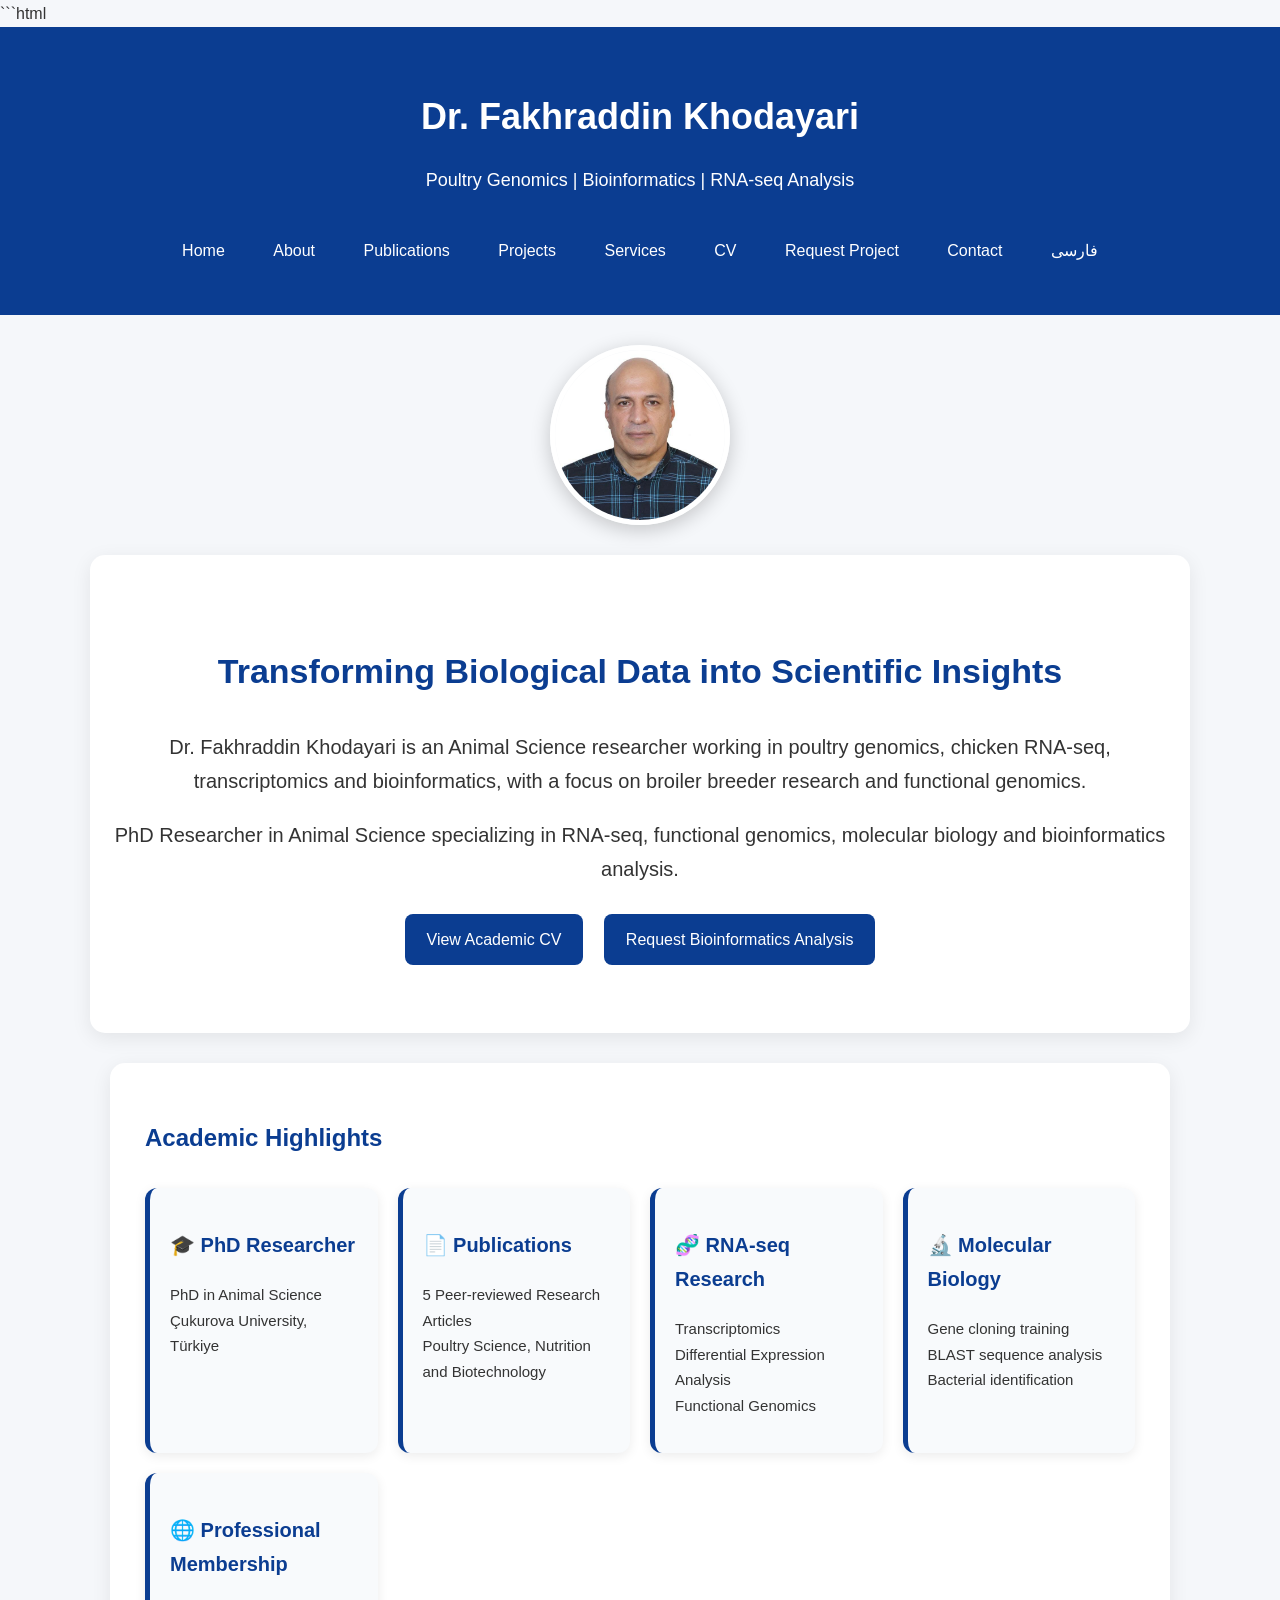
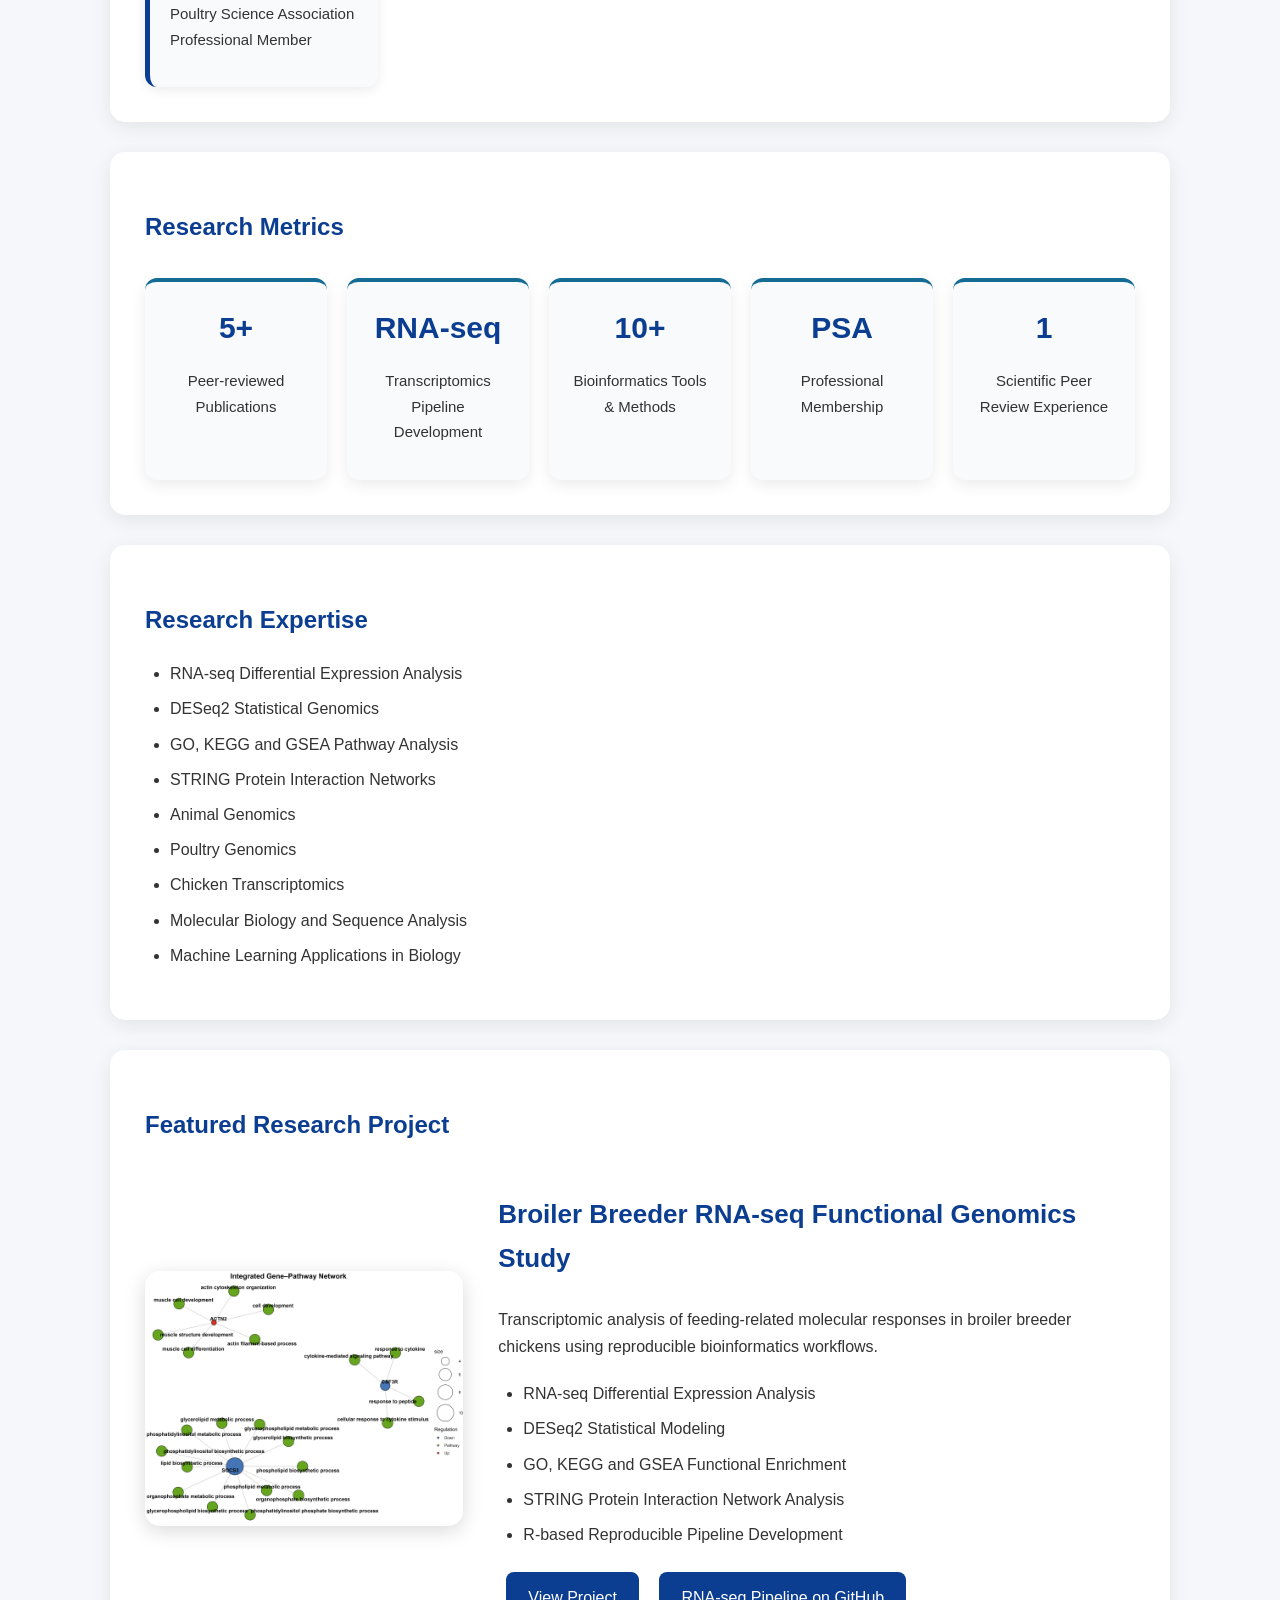
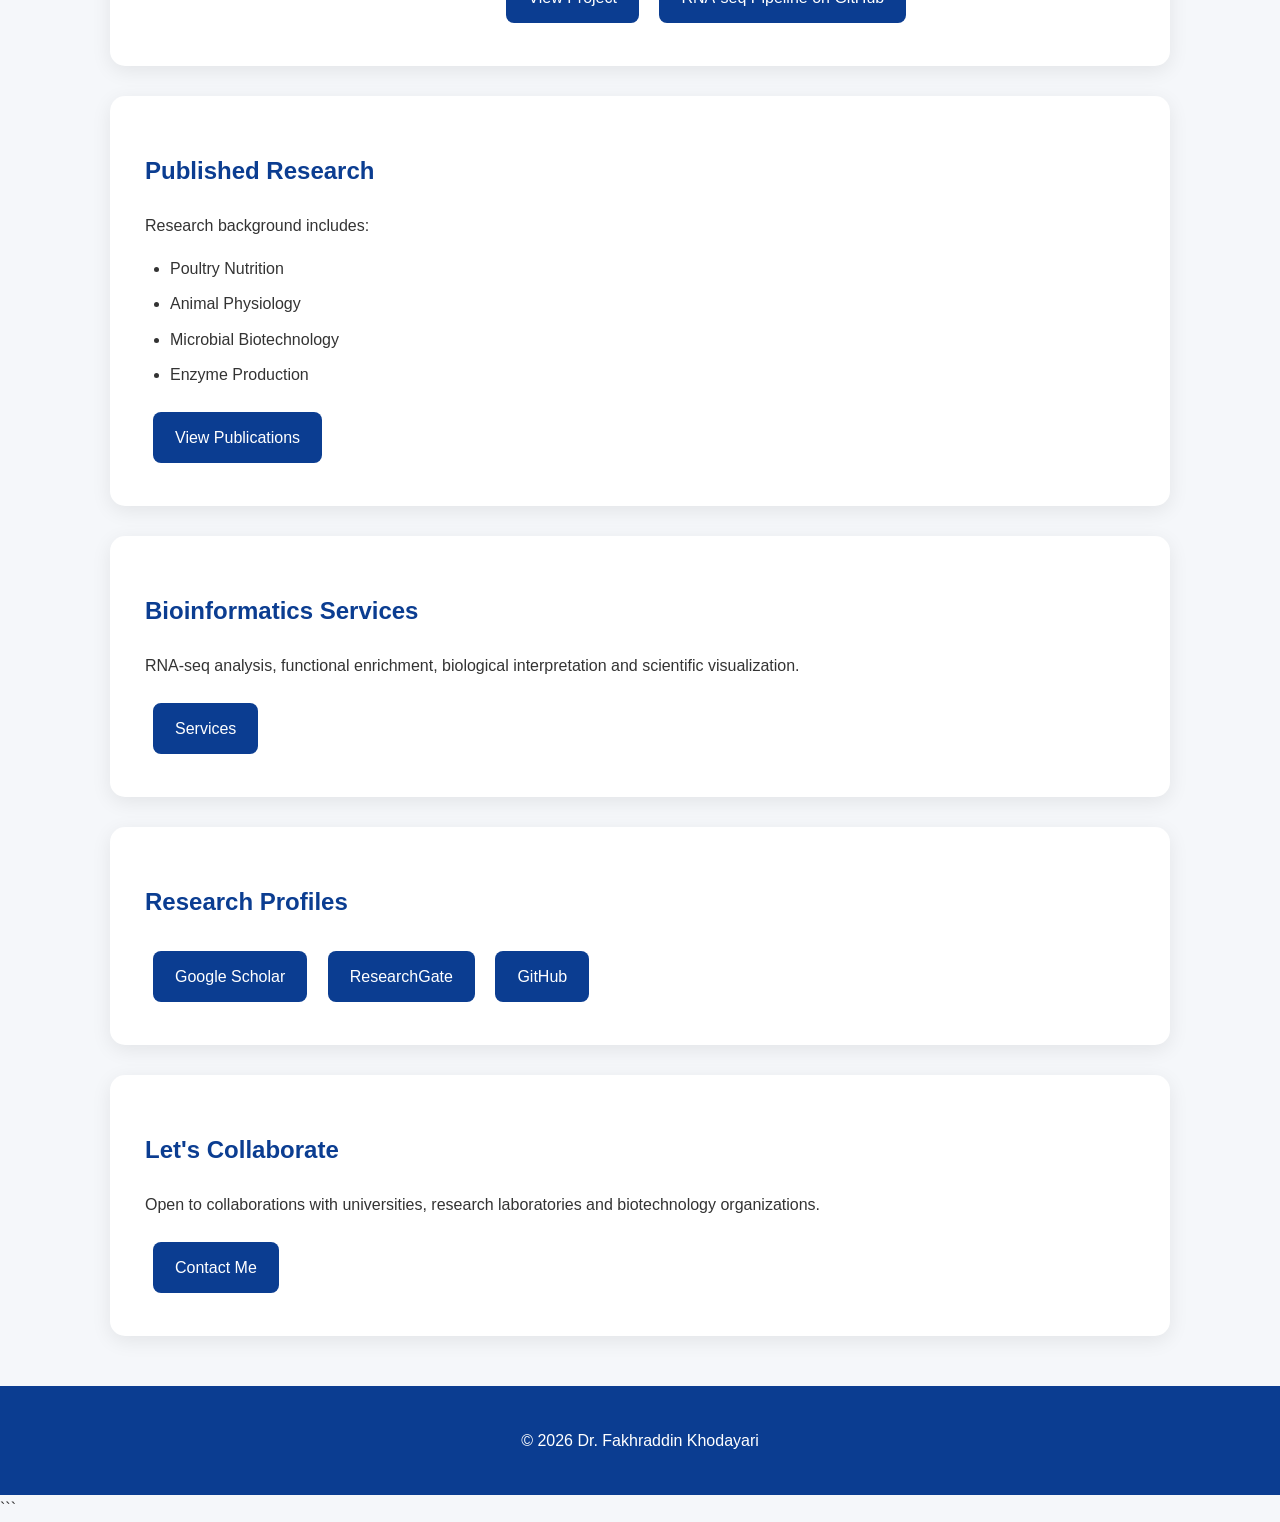
<file: index.html>
```html
<!DOCTYPE html>
<html lang="en">
<head>

<meta charset="UTF-8">

<meta name="viewport" content="width=device-width, initial-scale=1.0">

<title>Dr. Fakhraddin Khodayari | Poultry Genomics, RNA-seq & Bioinformatics</title>

<meta name="description"
content="Dr. Fakhraddin Khodayari is an Animal Science researcher specializing in poultry genomics, chicken RNA-seq, transcriptomics, functional genomics and bioinformatics.">

<meta name="keywords"
content="Fakhraddin Khodayari, poultry genomics, chicken genomics, broiler breeder RNA-seq, RNA-seq bioinformatics, chicken transcriptomics, animal genomics, bioinformatics, DESeq2, functional genomics, poultry science">

<meta name="author"
content="Dr. Fakhraddin Khodayari">

<meta name="robots"
content="index, follow">

<meta name="googlebot"
content="index, follow">

<link rel="canonical"
href="https://fakhraddin-portfolio.onrender.com/">

<link rel="stylesheet"
href="css/style-v2.css">

<!-- Open Graph -->

<meta property="og:title"
content="Dr. Fakhraddin Khodayari | Poultry Genomics, RNA-seq & Bioinformatics">

<meta property="og:description"
content="Academic research portfolio of Dr. Fakhraddin Khodayari covering poultry genomics, chicken RNA-seq, transcriptomics, functional genomics and bioinformatics.">

<meta property="og:type"
content="profile">

<meta property="og:url"
content="https://fakhraddin-portfolio.onrender.com/">

<meta property="og:site_name"
content="Fakhraddin Khodayari Academic Portfolio">

<meta property="og:image"
content="https://fakhraddin-portfolio.onrender.com/images/profile/Photo.jpg">

<meta property="og:image:alt"
content="Dr. Fakhraddin Khodayari">

<!-- Twitter Card -->

<meta name="twitter:card"
content="summary_large_image">

<meta name="twitter:title"
content="Dr. Fakhraddin Khodayari | Poultry Genomics, RNA-seq & Bioinformatics">

<meta name="twitter:description"
content="Research portfolio covering poultry genomics, RNA-seq, transcriptomics, functional genomics and bioinformatics.">

<meta name="twitter:image"
content="https://fakhraddin-portfolio.onrender.com/images/profile/Photo.jpg">

<!-- Academic Profile Structured Data -->

<script type="application/ld+json">
{
  "@context": "https://schema.org",
  "@type": "Person",
  "@id": "https://fakhraddin-portfolio.onrender.com/#person",

  "name": "Fakhraddin Khodayari",

  "honorificPrefix": "Dr.",

  "jobTitle": "Animal Science Researcher and Bioinformatics Researcher",

  "description": "Animal Science researcher specializing in poultry genomics, RNA-seq, transcriptomics, functional genomics and bioinformatics.",

  "url": "https://fakhraddin-portfolio.onrender.com/",

  "image": "https://fakhraddin-portfolio.onrender.com/images/profile/Photo.jpg",

  "knowsAbout": [
    "Poultry Genomics",
    "Chicken Genomics",
    "Broiler Breeder Science",
    "RNA-seq",
    "Transcriptomics",
    "Bioinformatics",
    "Functional Genomics",
    "Differential Gene Expression",
    "DESeq2",
    "GO Enrichment",
    "KEGG Pathway Analysis",
    "GSEA",
    "Molecular Biology"
  ],

  "sameAs": [
    "https://scholar.google.com/citations?user=mVcwP4QAAAAJ&hl=en",
    "https://www.researchgate.net/profile/Fakhraddin-Khodayari-2",
    "https://github.com/fakhraddinkh-maker"
  ]
}
</script>

<!-- Google Search Console Verification -->

<meta name="google-site-verification"
content="Fnr8GxYJyQ0GPNXg4Q0dZcUiLkypGi7zOEqNMjxrU20">

</head>

<body>

<header>

<h1>
Dr. Fakhraddin Khodayari
</h1>

<p>
Poultry Genomics | Bioinformatics | RNA-seq Analysis
</p>

<nav>

<a href="index.html">Home</a>

<a href="about.html">About</a>

<a href="publications.html">Publications</a>

<a href="projects.html">Projects</a>

<a href="services.html">Services</a>

<a href="cv.html">CV</a>

<a href="request.html">Request Project</a>

<a href="contact.html">Contact</a>

<a href="fa/index.html">
فارسی
</a>

</nav>

</header>


<div class="profile-image">

<img
src="images/profile/Photo.jpg"
alt="Dr. Fakhraddin Khodayari, Animal Science and Poultry Genomics Researcher"
loading="eager"
width="300"
height="300">

</div>


<section class="hero">

<h2>
Transforming Biological Data into Scientific Insights
</h2>

<p>
Dr. Fakhraddin Khodayari is an Animal Science researcher working in
poultry genomics, chicken RNA-seq, transcriptomics and bioinformatics,
with a focus on broiler breeder research and functional genomics.
</p>

<p>
PhD Researcher in Animal Science specializing in
RNA-seq, functional genomics, molecular biology
and bioinformatics analysis.
</p>

<a class="btn"
href="cv.html">
View Academic CV
</a>

<a class="btn"
href="request.html">
Request Bioinformatics Analysis
</a>

</section>


<section>

<div class="project-card">

<h2>
Academic Highlights
</h2>

<div class="highlights-grid">


<div class="highlight-card">

<h3>
🎓 PhD Researcher
</h3>

<p>
PhD in Animal Science<br>
Çukurova University, Türkiye
</p>

</div>


<div class="highlight-card">

<h3>
📄 Publications
</h3>

<p>
5 Peer-reviewed Research Articles<br>
Poultry Science, Nutrition and Biotechnology
</p>

</div>


<div class="highlight-card">

<h3>
🧬 RNA-seq Research
</h3>

<p>
Transcriptomics<br>
Differential Expression Analysis<br>
Functional Genomics
</p>

</div>


<div class="highlight-card">

<h3>
🔬 Molecular Biology
</h3>

<p>
Gene cloning training<br>
BLAST sequence analysis<br>
Bacterial identification
</p>

</div>


<div class="highlight-card">

<h3>
🌐 Professional Membership
</h3>

<p>
Poultry Science Association<br>
Professional Member
</p>

</div>


</div>

</div>

</section>


<section>

<div class="project-card">

<h2>
Research Metrics
</h2>

<div class="metrics-grid">


<div class="metric-card">

<h3>
5+
</h3>

<p>
Peer-reviewed Publications
</p>

</div>


<div class="metric-card">

<h3>
RNA-seq
</h3>

<p>
Transcriptomics Pipeline Development
</p>

</div>


<div class="metric-card">

<h3>
10+
</h3>

<p>
Bioinformatics Tools & Methods
</p>

</div>


<div class="metric-card">

<h3>
PSA
</h3>

<p>
Professional Membership
</p>

</div>


<div class="metric-card">

<h3>
1
</h3>

<p>
Scientific Peer Review Experience
</p>

</div>


</div>

</div>

</section>


<section>

<div class="project-card">

<h2>
Research Expertise
</h2>

<ul>

<li>
RNA-seq Differential Expression Analysis
</li>

<li>
DESeq2 Statistical Genomics
</li>

<li>
GO, KEGG and GSEA Pathway Analysis
</li>

<li>
STRING Protein Interaction Networks
</li>

<li>
Animal Genomics
</li>

<li>
Poultry Genomics
</li>

<li>
Chicken Transcriptomics
</li>

<li>
Molecular Biology and Sequence Analysis
</li>

<li>
Machine Learning Applications in Biology
</li>

</ul>

</div>

</section>


<section>

<div class="project-card">

<h2>
Featured Research Project
</h2>


<div class="research-project">


<div class="project-image">

<img
src="images/projects/Figure7_Integrated_Network.png"
alt="Integrated RNA-seq functional genomics network analysis in broiler breeder chickens"
loading="lazy">

</div>


<div class="project-content">

<h3>
Broiler Breeder RNA-seq Functional Genomics Study
</h3>


<p>
Transcriptomic analysis of feeding-related molecular responses
in broiler breeder chickens using reproducible bioinformatics
workflows.
</p>


<ul>

<li>
RNA-seq Differential Expression Analysis
</li>

<li>
DESeq2 Statistical Modeling
</li>

<li>
GO, KEGG and GSEA Functional Enrichment
</li>

<li>
STRING Protein Interaction Network Analysis
</li>

<li>
R-based Reproducible Pipeline Development
</li>

</ul>


<a class="btn"
href="projects.html">
View Project
</a>


<a class="btn"
href="https://github.com/fakhraddinkh-maker/broiler-rnaseq-pipeline"
target="_blank"
rel="noopener">
RNA-seq Pipeline on GitHub
</a>


</div>

</div>

</div>

</section>


<section>

<div class="project-card">

<h2>
Published Research
</h2>

<p>
Research background includes:
</p>

<ul>

<li>
Poultry Nutrition
</li>

<li>
Animal Physiology
</li>

<li>
Microbial Biotechnology
</li>

<li>
Enzyme Production
</li>

</ul>


<a class="btn"
href="publications.html">
View Publications
</a>

</div>

</section>


<section>

<div class="project-card">

<h2>
Bioinformatics Services
</h2>

<p>
RNA-seq analysis, functional enrichment,
biological interpretation and scientific visualization.
</p>


<a class="btn"
href="services.html">
Services
</a>

</div>

</section>


<section>

<div class="project-card">

<h2>
Research Profiles
</h2>


<a class="btn"
href="https://scholar.google.com/citations?user=mVcwP4QAAAAJ&hl=en"
target="_blank"
rel="noopener">
Google Scholar
</a>


<a class="btn"
href="https://www.researchgate.net/profile/Fakhraddin-Khodayari-2"
target="_blank"
rel="noopener">
ResearchGate
</a>


<a class="btn"
href="https://github.com/fakhraddinkh-maker"
target="_blank"
rel="noopener">
GitHub
</a>


</div>

</section>


<section>

<div class="project-card">

<h2>
Let's Collaborate
</h2>

<p>
Open to collaborations with universities,
research laboratories and biotechnology organizations.
</p>

<a class="btn"
href="contact.html">
Contact Me
</a>

</div>

</section>


<footer>

<p>
© 2026 Dr. Fakhraddin Khodayari
</p>

</footer>


</body>
</html>
```
</file>
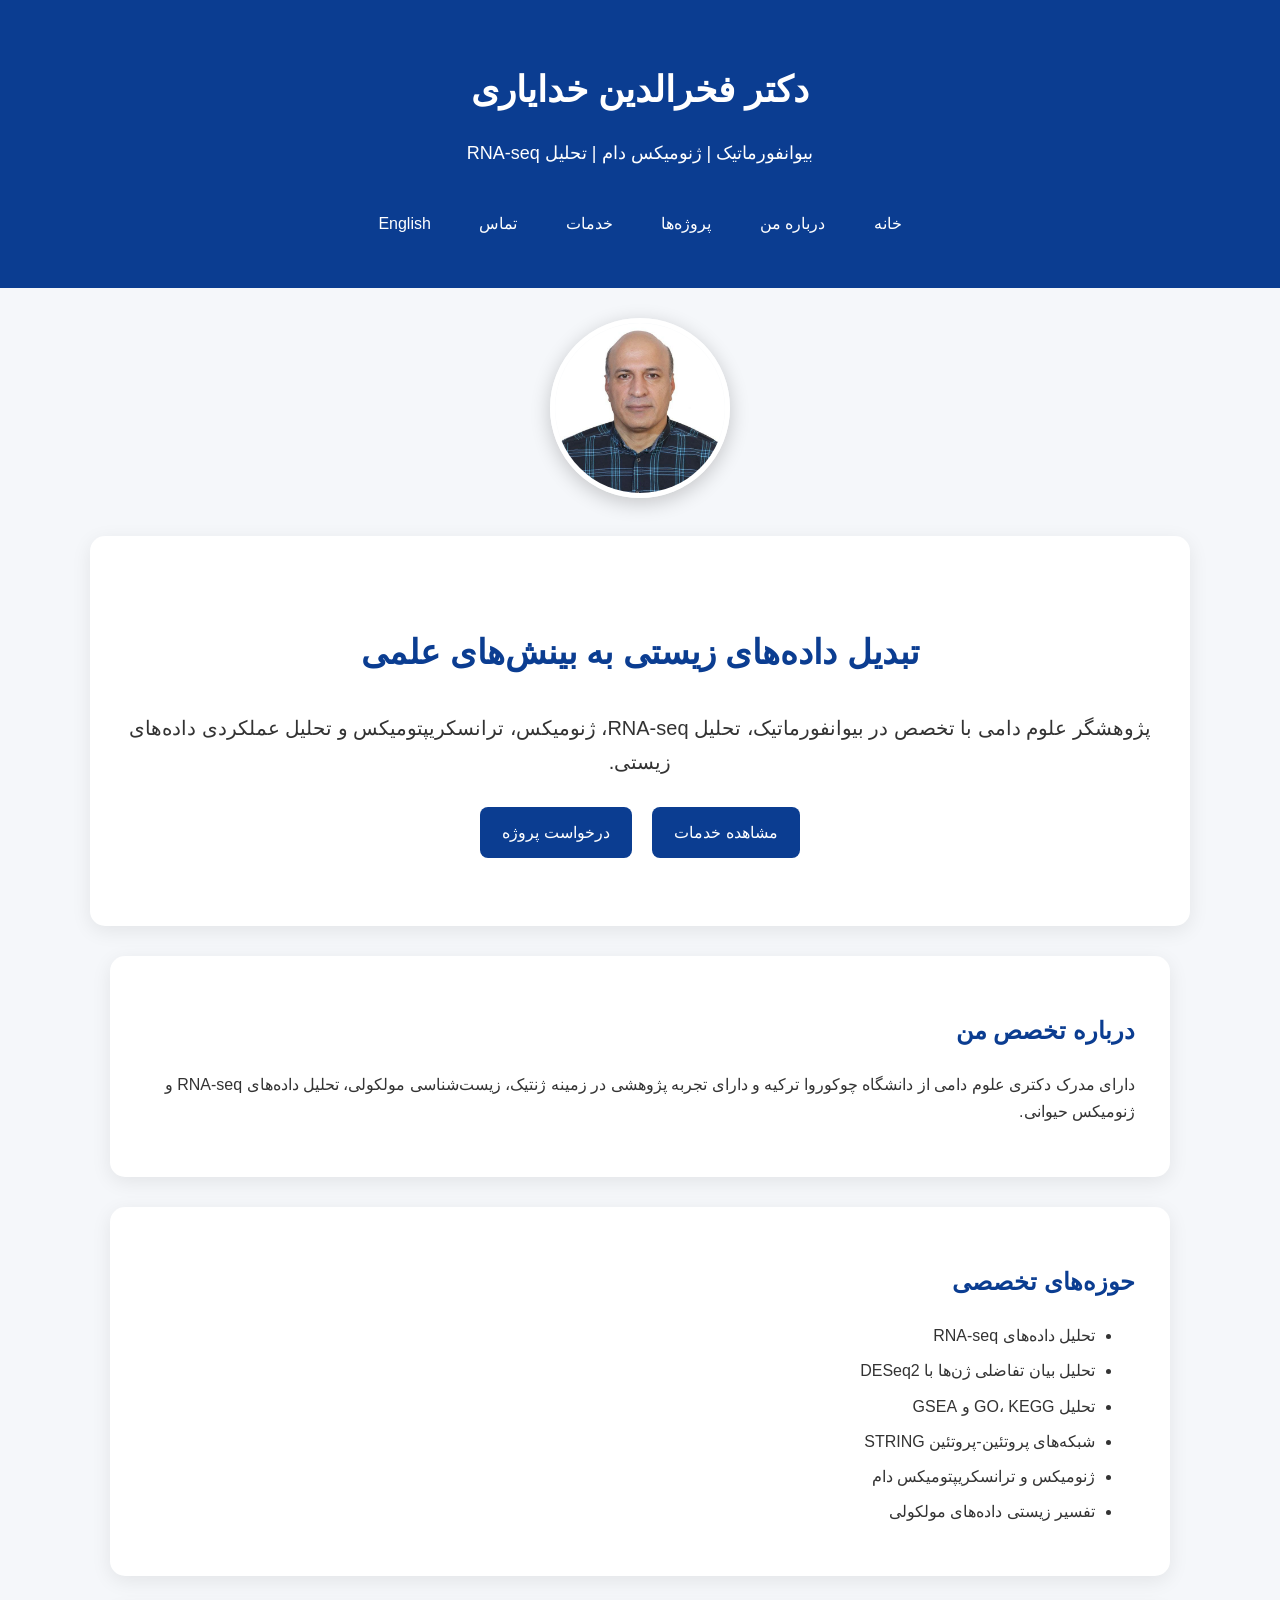
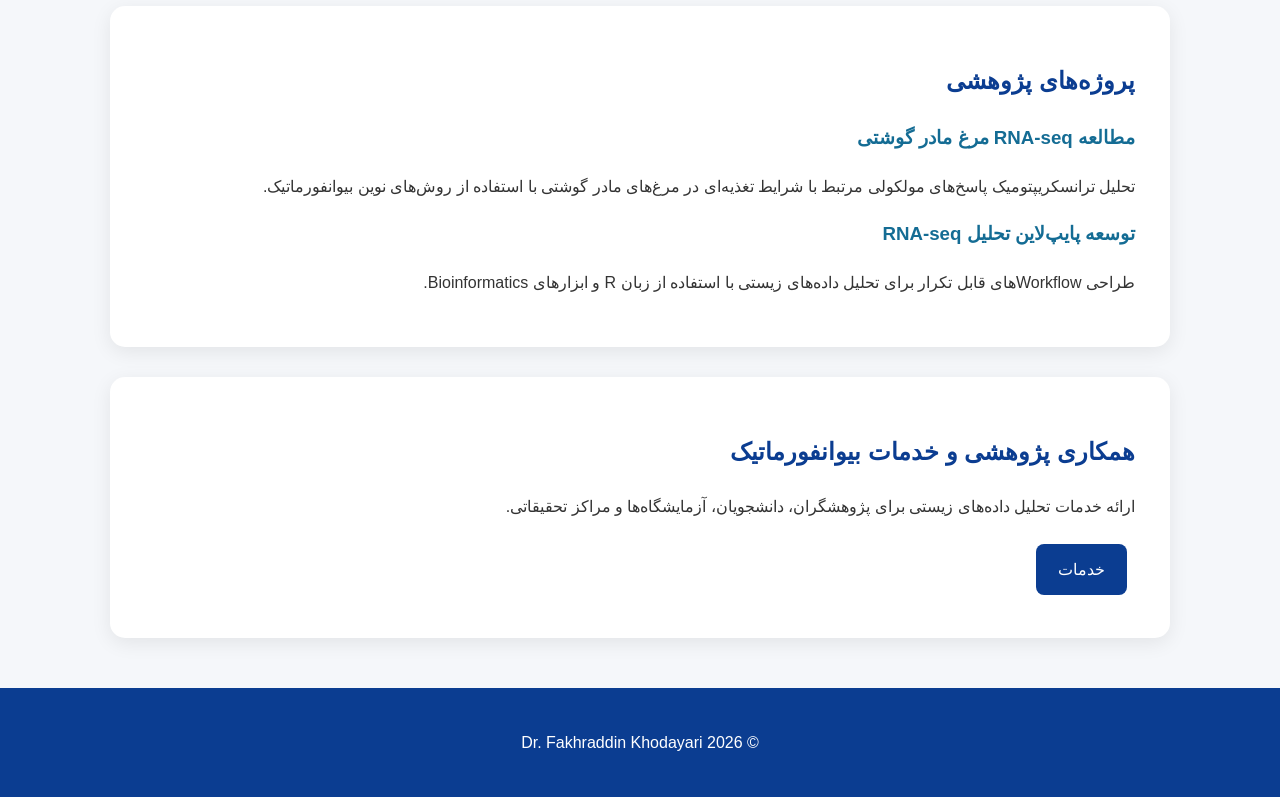
<file: fa/index.html>
<!DOCTYPE html>

<html lang="fa" dir="rtl">

<head>

<meta charset="UTF-8">

<meta name="viewport" content="width=device-width, initial-scale=1.0">


<title>
دکتر فخرالدین خدایاری | بیوانفورماتیک و تحلیل RNA-seq
</title>


<meta name="description" content="
دکتر فخرالدین خدایاری، متخصص بیوانفورماتیک، تحلیل RNA-seq،
ژنومیکس دام، ترانسکریپتومیکس و تحلیل داده‌های زیستی.
">


<meta name="keywords" content="
بیوانفورماتیک،
تحلیل RNA-seq،
ژنومیکس دام،
ترانسکریپتومیکس،
تحلیل داده زیستی،
DESeq2،
علوم طیور
">


<meta name="author" content="Dr. Fakhraddin Khodayari">


<link rel="stylesheet" href="../css/style-v2.css">


</head>



<body>



<header>


<h1>
دکتر فخرالدین خدایاری
</h1>


<p>
بیوانفورماتیک | ژنومیکس دام | تحلیل RNA-seq
</p>




<nav>

<a href="index.html">
خانه
</a>


<a href="about.html">
درباره من
</a>


<a href="projects.html">
پروژه‌ها
</a>


<a href="services.html">
خدمات
</a>


<a href="contact.html">
تماس
</a>



<a href="../index.html">
English
</a>


</nav>


</header>







<div class="profile-image">


<img src="../images/profile/Photo.jpg"
alt="دکتر فخرالدین خدایاری">


</div>







<section class="hero">


<h2>
تبدیل داده‌های زیستی به بینش‌های علمی
</h2>



<p>

پژوهشگر علوم دامی با تخصص در بیوانفورماتیک،
تحلیل RNA-seq، ژنومیکس، ترانسکریپتومیکس
و تحلیل عملکردی داده‌های زیستی.

</p>



<a class="btn" href="services.html">

مشاهده خدمات

</a>



<a class="btn" href="contact.html">

درخواست پروژه

</a>



</section>








<section>


<div class="project-card">


<h2>
درباره تخصص من
</h2>



<p>

دارای مدرک دکتری علوم دامی از دانشگاه چوکوروا ترکیه
و دارای تجربه پژوهشی در زمینه ژنتیک، زیست‌شناسی مولکولی،
تحلیل داده‌های RNA-seq و ژنومیکس حیوانی.

</p>


</div>


</section>








<section>


<div class="project-card">


<h2>
حوزه‌های تخصصی
</h2>



<ul>


<li>
تحلیل داده‌های RNA-seq
</li>


<li>
تحلیل بیان تفاضلی ژن‌ها با DESeq2
</li>


<li>
تحلیل GO، KEGG و GSEA
</li>


<li>
شبکه‌های پروتئین-پروتئین STRING
</li>


<li>
ژنومیکس و ترانسکریپتومیکس دام
</li>


<li>
تفسیر زیستی داده‌های مولکولی
</li>


</ul>


</div>


</section>









<section>


<div class="project-card">


<h2>
پروژه‌های پژوهشی
</h2>




<h3>
مطالعه RNA-seq مرغ مادر گوشتی
</h3>



<p>

تحلیل ترانسکریپتومیک پاسخ‌های مولکولی مرتبط با شرایط تغذیه‌ای
در مرغ‌های مادر گوشتی با استفاده از روش‌های نوین بیوانفورماتیک.

</p>




<h3>
توسعه پایپ‌لاین تحلیل RNA-seq
</h3>



<p>

طراحی Workflowهای قابل تکرار برای تحلیل داده‌های زیستی
با استفاده از زبان R و ابزارهای Bioinformatics.

</p>



</div>


</section>








<section>


<div class="project-card">


<h2>
همکاری پژوهشی و خدمات بیوانفورماتیک
</h2>


<p>

ارائه خدمات تحلیل داده‌های زیستی برای پژوهشگران،
دانشجویان، آزمایشگاه‌ها و مراکز تحقیقاتی.

</p>



<a class="btn" href="services.html">

خدمات

</a>


</div>


</section>








<footer>


<p>

© 2026 Dr. Fakhraddin Khodayari

</p>


</footer>




</body>


</html>
</file>
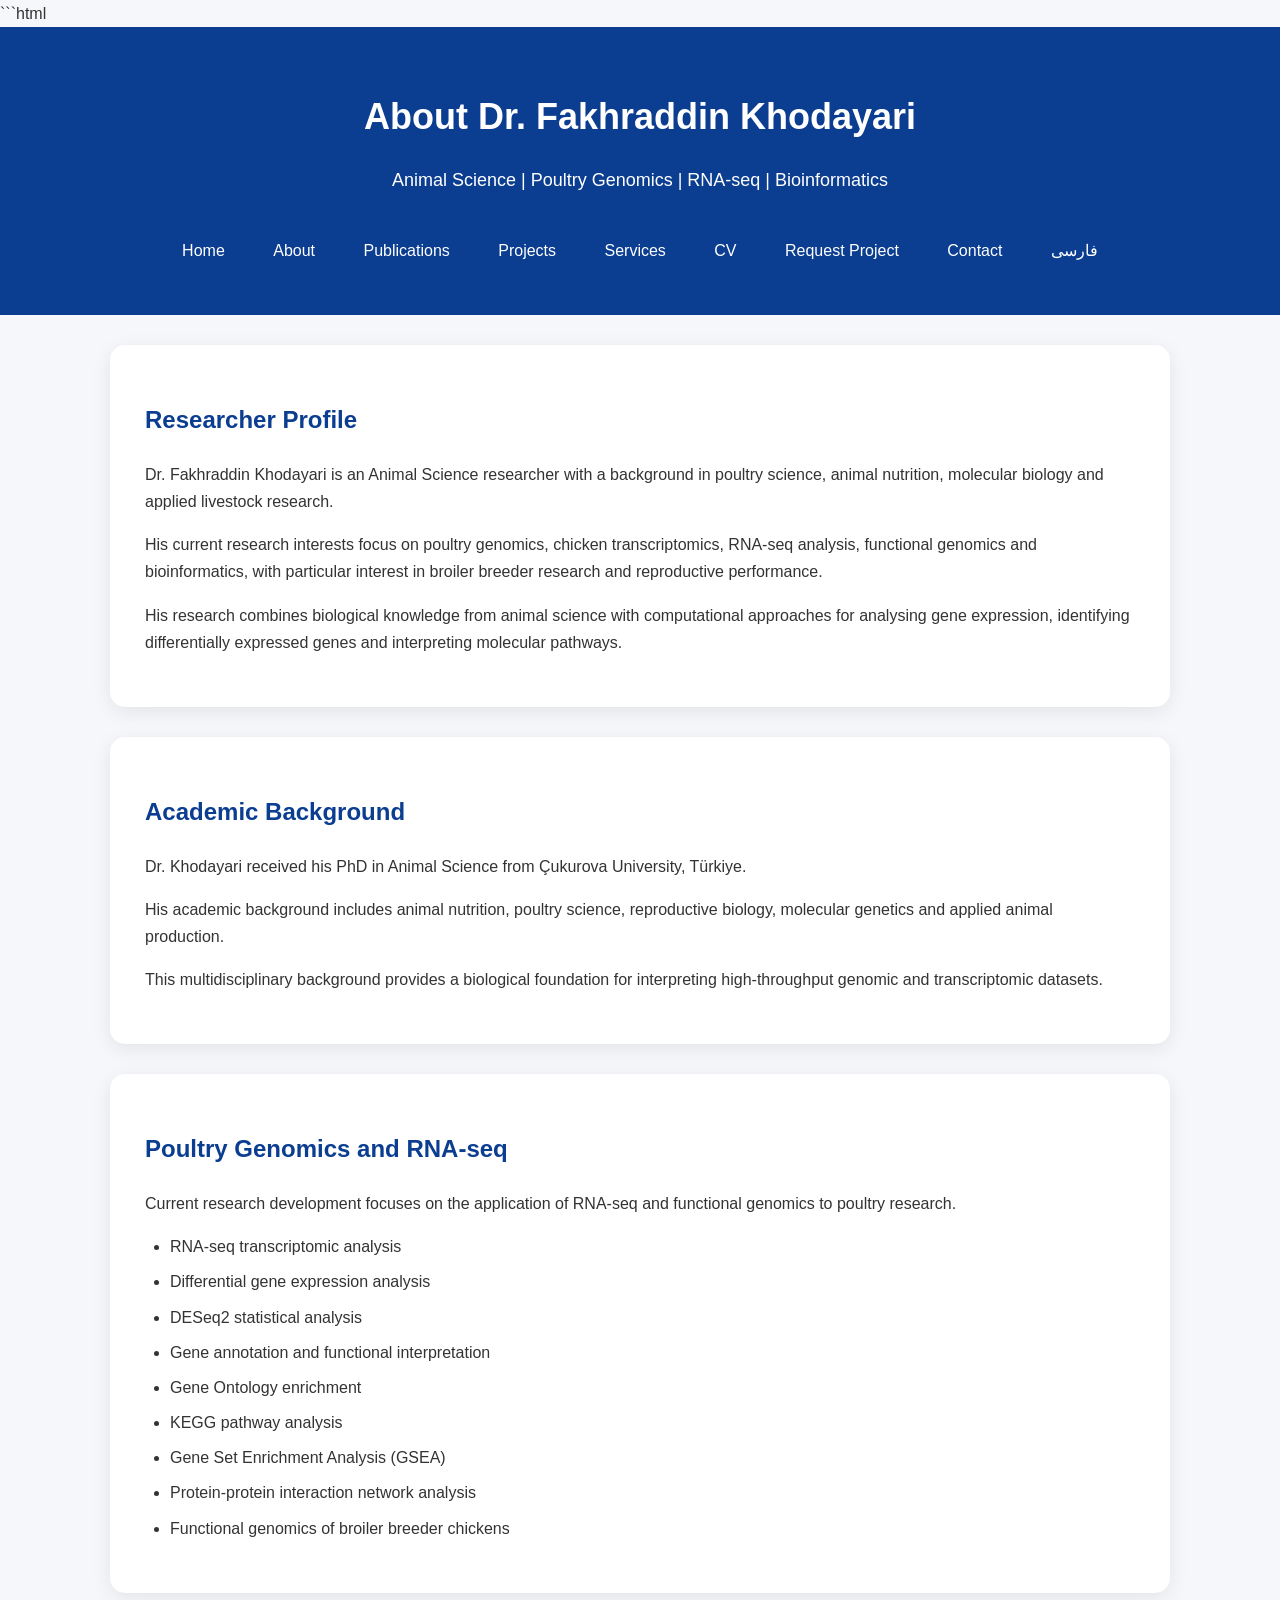
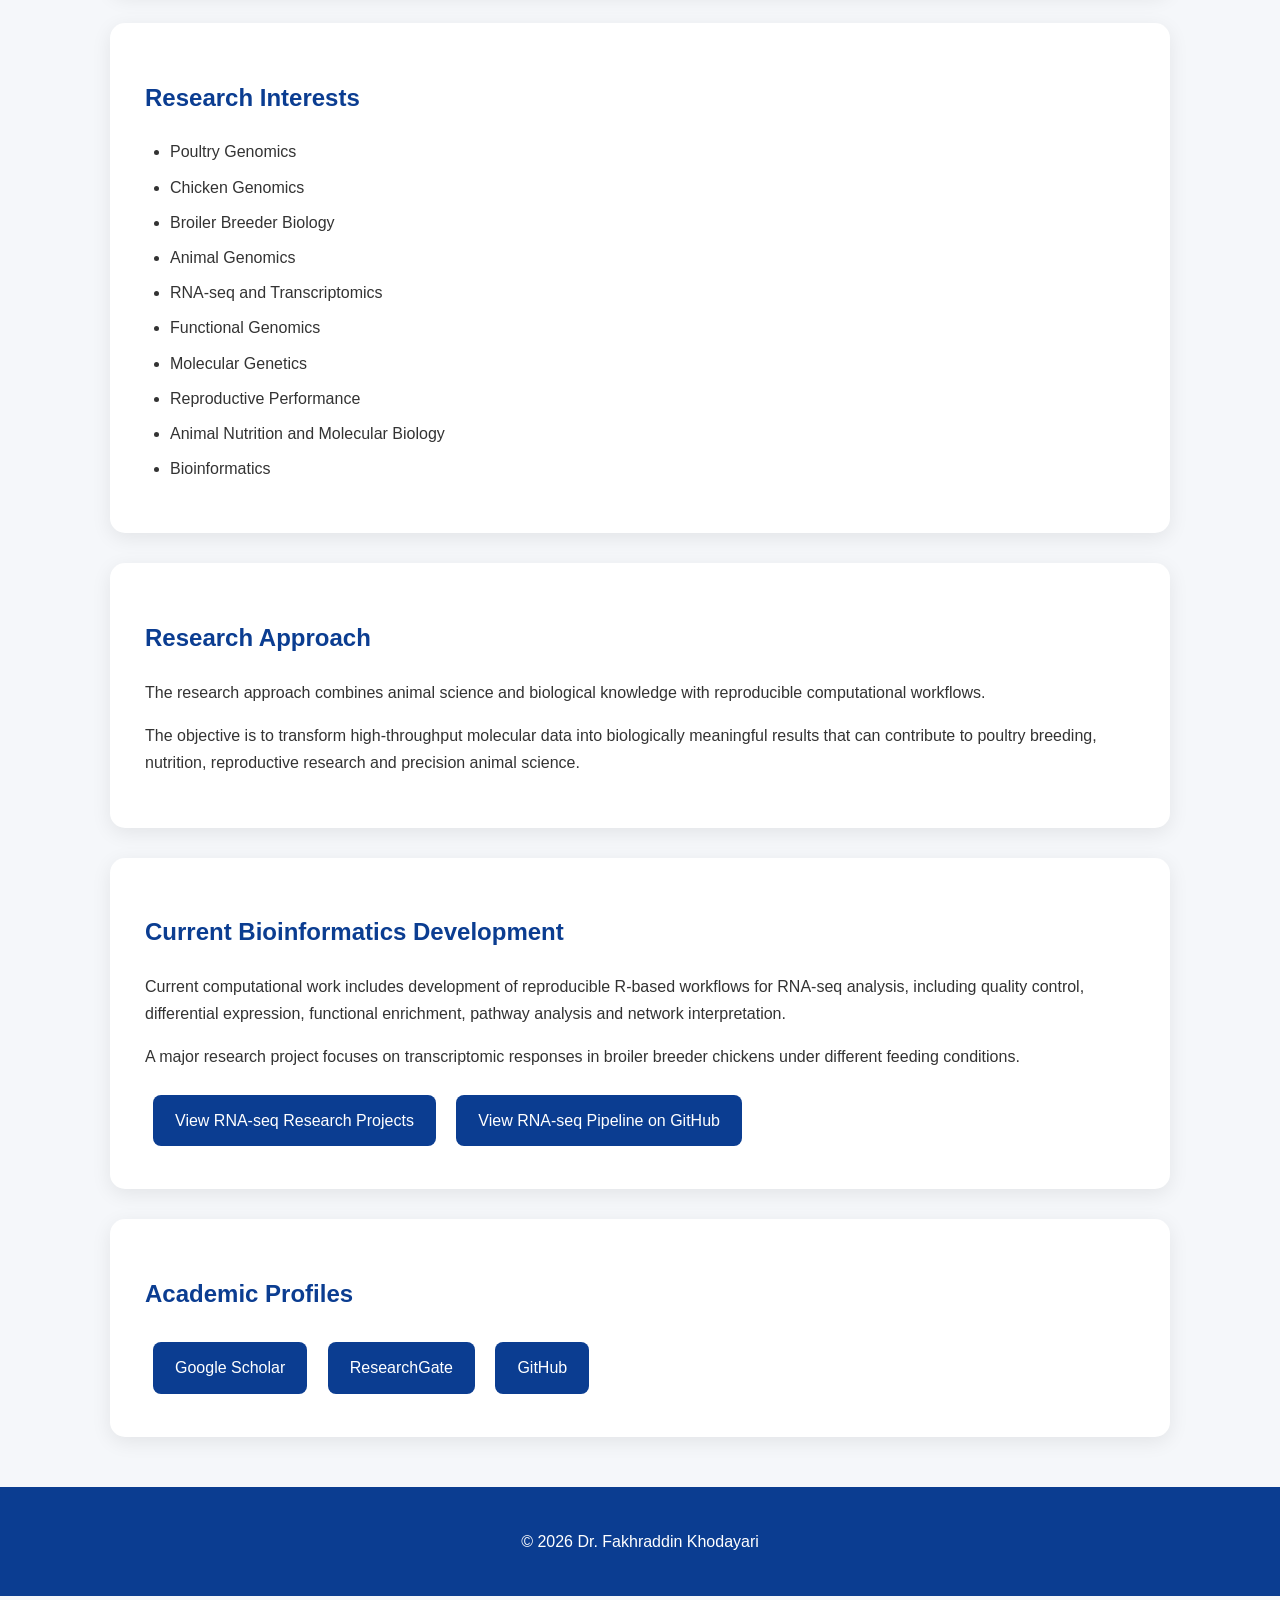
<file: about.html>
```html
<!DOCTYPE html>
<html lang="en">

<head>

<meta charset="UTF-8">

<meta name="viewport" content="width=device-width, initial-scale=1.0">

<title>About Dr. Fakhraddin Khodayari | Poultry Genomics & Bioinformatics</title>

<meta name="description"
content="About Dr. Fakhraddin Khodayari, PhD in Animal Science, with research experience in poultry science, poultry genomics, RNA-seq, transcriptomics, functional genomics and bioinformatics.">

<meta name="keywords"
content="Fakhraddin Khodayari, Animal Science, poultry science, poultry genomics, chicken genomics, RNA-seq, transcriptomics, bioinformatics, functional genomics, broiler breeder">

<meta name="author"
content="Dr. Fakhraddin Khodayari">

<meta name="robots"
content="index, follow">

<meta name="googlebot"
content="index, follow">

<link rel="canonical"
href="https://fakhraddin-portfolio.onrender.com/about.html">

<link rel="stylesheet"
href="css/style-v2.css">

<!-- Open Graph -->

<meta property="og:title"
content="About Dr. Fakhraddin Khodayari | Poultry Genomics & Bioinformatics">

<meta property="og:description"
content="Academic profile of Dr. Fakhraddin Khodayari, an Animal Science researcher working in poultry genomics, RNA-seq, transcriptomics and bioinformatics.">

<meta property="og:type"
content="profile">

<meta property="og:url"
content="https://fakhraddin-portfolio.onrender.com/about.html">

<meta property="og:site_name"
content="Fakhraddin Khodayari Academic Portfolio">

<meta property="og:image"
content="https://fakhraddin-portfolio.onrender.com/images/profile/Photo.jpg">

<!-- Structured Data -->

<script type="application/ld+json">
{
  "@context": "https://schema.org",
  "@type": "Person",
  "@id": "https://fakhraddin-portfolio.onrender.com/#person",

  "name": "Fakhraddin Khodayari",

  "honorificPrefix": "Dr.",

  "jobTitle": "Animal Science Researcher and Bioinformatics Researcher",

  "url": "https://fakhraddin-portfolio.onrender.com/about.html",

  "description": "Animal Science researcher specializing in poultry genomics, RNA-seq, transcriptomics, functional genomics and bioinformatics.",

  "knowsAbout": [
    "Animal Science",
    "Poultry Science",
    "Poultry Genomics",
    "Chicken Genomics",
    "Broiler Breeder Research",
    "RNA-seq",
    "Transcriptomics",
    "Bioinformatics",
    "Functional Genomics",
    "Molecular Biology"
  ],

  "sameAs": [
    "https://scholar.google.com/citations?user=mVcwP4QAAAAJ&hl=en",
    "https://www.researchgate.net/profile/Fakhraddin-Khodayari-2",
    "https://github.com/fakhraddinkh-maker"
  ]
}
</script>

</head>


<body>

<header>

<h1>
About Dr. Fakhraddin Khodayari
</h1>

<p>
Animal Science | Poultry Genomics | RNA-seq | Bioinformatics
</p>

<nav>

<a href="index.html">Home</a>

<a href="about.html">About</a>

<a href="publications.html">Publications</a>

<a href="projects.html">Projects</a>

<a href="services.html">Services</a>

<a href="cv.html">CV</a>

<a href="request.html">Request Project</a>

<a href="contact.html">Contact</a>

<a href="fa/index.html">
فارسی
</a>

</nav>

</header>


<main>


<section>

<div class="project-card">

<h2>
Researcher Profile
</h2>

<p>
Dr. Fakhraddin Khodayari is an Animal Science researcher with
a background in poultry science, animal nutrition, molecular biology
and applied livestock research.
</p>

<p>
His current research interests focus on poultry genomics,
chicken transcriptomics, RNA-seq analysis, functional genomics
and bioinformatics, with particular interest in broiler breeder
research and reproductive performance.
</p>

<p>
His research combines biological knowledge from animal science
with computational approaches for analysing gene expression,
identifying differentially expressed genes and interpreting
molecular pathways.
</p>

</div>

</section>


<section>

<div class="project-card">

<h2>
Academic Background
</h2>

<p>
Dr. Khodayari received his PhD in Animal Science from
Çukurova University, Türkiye.
</p>

<p>
His academic background includes animal nutrition,
poultry science, reproductive biology, molecular genetics
and applied animal production.
</p>

<p>
This multidisciplinary background provides a biological
foundation for interpreting high-throughput genomic and
transcriptomic datasets.
</p>

</div>

</section>


<section>

<div class="project-card">

<h2>
Poultry Genomics and RNA-seq
</h2>

<p>
Current research development focuses on the application of
RNA-seq and functional genomics to poultry research.
</p>

<ul>

<li>
RNA-seq transcriptomic analysis
</li>

<li>
Differential gene expression analysis
</li>

<li>
DESeq2 statistical analysis
</li>

<li>
Gene annotation and functional interpretation
</li>

<li>
Gene Ontology enrichment
</li>

<li>
KEGG pathway analysis
</li>

<li>
Gene Set Enrichment Analysis (GSEA)
</li>

<li>
Protein-protein interaction network analysis
</li>

<li>
Functional genomics of broiler breeder chickens
</li>

</ul>

</div>

</section>


<section>

<div class="project-card">

<h2>
Research Interests
</h2>

<ul>

<li>
Poultry Genomics
</li>

<li>
Chicken Genomics
</li>

<li>
Broiler Breeder Biology
</li>

<li>
Animal Genomics
</li>

<li>
RNA-seq and Transcriptomics
</li>

<li>
Functional Genomics
</li>

<li>
Molecular Genetics
</li>

<li>
Reproductive Performance
</li>

<li>
Animal Nutrition and Molecular Biology
</li>

<li>
Bioinformatics
</li>

</ul>

</div>

</section>


<section>

<div class="project-card">

<h2>
Research Approach
</h2>

<p>
The research approach combines animal science and biological
knowledge with reproducible computational workflows.
</p>

<p>
The objective is to transform high-throughput molecular data
into biologically meaningful results that can contribute to
poultry breeding, nutrition, reproductive research and
precision animal science.
</p>

</div>

</section>


<section>

<div class="project-card">

<h2>
Current Bioinformatics Development
</h2>

<p>
Current computational work includes development of
reproducible R-based workflows for RNA-seq analysis,
including quality control, differential expression,
functional enrichment, pathway analysis and network
interpretation.
</p>

<p>
A major research project focuses on transcriptomic responses
in broiler breeder chickens under different feeding conditions.
</p>

<a class="btn"
href="projects.html">
View RNA-seq Research Projects
</a>

<a class="btn"
href="https://github.com/fakhraddinkh-maker/broiler-rnaseq-pipeline"
target="_blank"
rel="noopener">
View RNA-seq Pipeline on GitHub
</a>

</div>

</section>


<section>

<div class="project-card">

<h2>
Academic Profiles
</h2>

<a class="btn"
href="https://scholar.google.com/citations?user=mVcwP4QAAAAJ&hl=en"
target="_blank"
rel="noopener">
Google Scholar
</a>

<a class="btn"
href="https://www.researchgate.net/profile/Fakhraddin-Khodayari-2"
target="_blank"
rel="noopener">
ResearchGate
</a>

<a class="btn"
href="https://github.com/fakhraddinkh-maker"
target="_blank"
rel="noopener">
GitHub
</a>

</div>

</section>


</main>


<footer>

<p>
© 2026 Dr. Fakhraddin Khodayari
</p>

</footer>


</body>

</html>
```
</file>
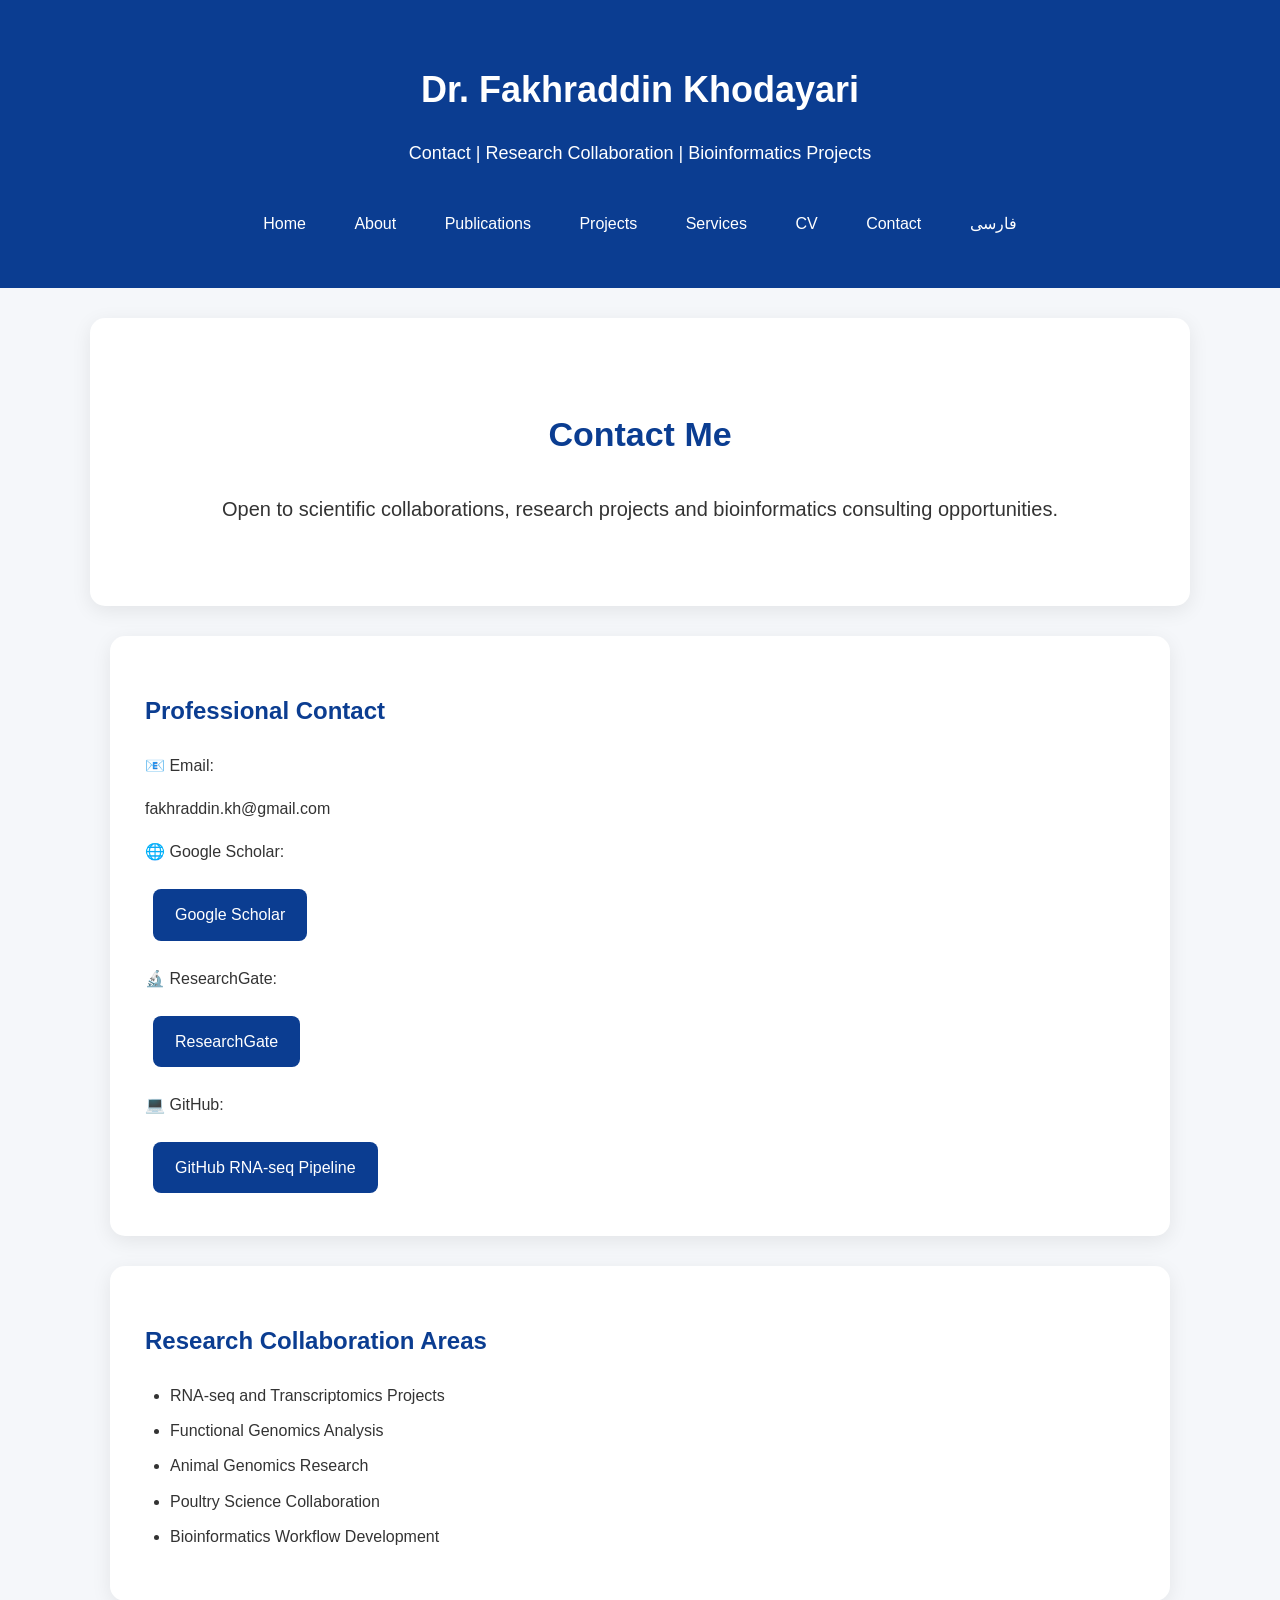
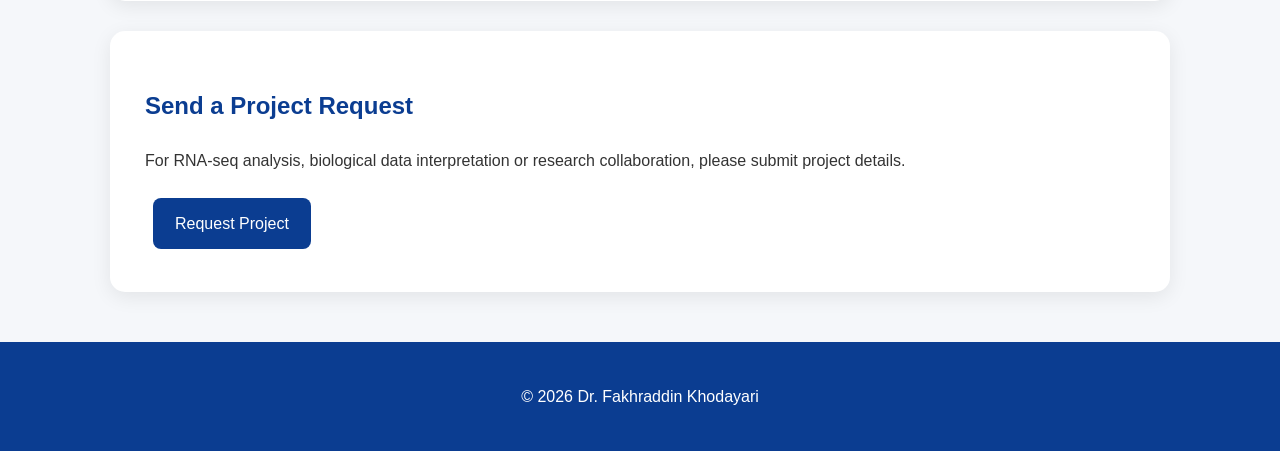
<file: contact.html>
<!DOCTYPE html>

<html lang="en">

<head>

<meta charset="UTF-8">

<meta name="viewport" content="width=device-width, initial-scale=1.0">


<title>
Dr. Fakhraddin Khodayari | Contact
</title>


<meta name="description" content="Contact Dr. Fakhraddin Khodayari for research collaboration, RNA-seq analysis and bioinformatics projects.">


<link rel="stylesheet" href="css/style-v2.css">


</head>


<body>



<header>


<h1>
Dr. Fakhraddin Khodayari
</h1>


<p>
Contact | Research Collaboration | Bioinformatics Projects
</p>



<nav>

<a href="index.html">Home</a>

<a href="about.html">About</a>

<a href="publications.html">Publications</a>

<a href="projects.html">Projects</a>

<a href="services.html">Services</a>

<a href="cv.html">CV</a>

<a href="contact.html">Contact</a>
<a href="fa/index.html">
    فارسی
    </a>
</nav>


</header>








<section class="hero">


<h2>
Contact Me
</h2>


<p>

Open to scientific collaborations, research projects
and bioinformatics consulting opportunities.

</p>


</section>









<section>


<div class="project-card">


<h2>
Professional Contact
</h2>



<p>
📧 Email:
</p>


<p>
fakhraddin.kh@gmail.com
</p>





<p>
🌐 Google Scholar:
</p>


<a class="btn"
href="https://scholar.google.com/citations?user=mVcwP4QAAAAJ&hl=en"
target="_blank">

Google Scholar

</a>







<p>
🔬 ResearchGate:
</p>


<a class="btn"
href="https://www.researchgate.net/profile/Fakhraddin-Khodayari-2"
target="_blank">

ResearchGate

</a>







<p>
💻 GitHub:
</p>


<a class="btn"
href="https://github.com/fakhraddinkh-maker"
target="_blank">

GitHub RNA-seq Pipeline

</a>



</div>


</section>









<section>


<div class="project-card">


<h2>
Research Collaboration Areas
</h2>


<ul>


<li>
RNA-seq and Transcriptomics Projects
</li>


<li>
Functional Genomics Analysis
</li>


<li>
Animal Genomics Research
</li>


<li>
Poultry Science Collaboration
</li>


<li>
Bioinformatics Workflow Development
</li>


</ul>


</div>


</section>









<section>


<div class="project-card">


<h2>
Send a Project Request
</h2>


<p>

For RNA-seq analysis, biological data interpretation
or research collaboration, please submit project details.

</p>


<a class="btn"
href="request.html">

Request Project

</a>


</div>


</section>









<footer>


<p>
© 2026 Dr. Fakhraddin Khodayari
</p>


</footer>



</body>


</html>
</file>
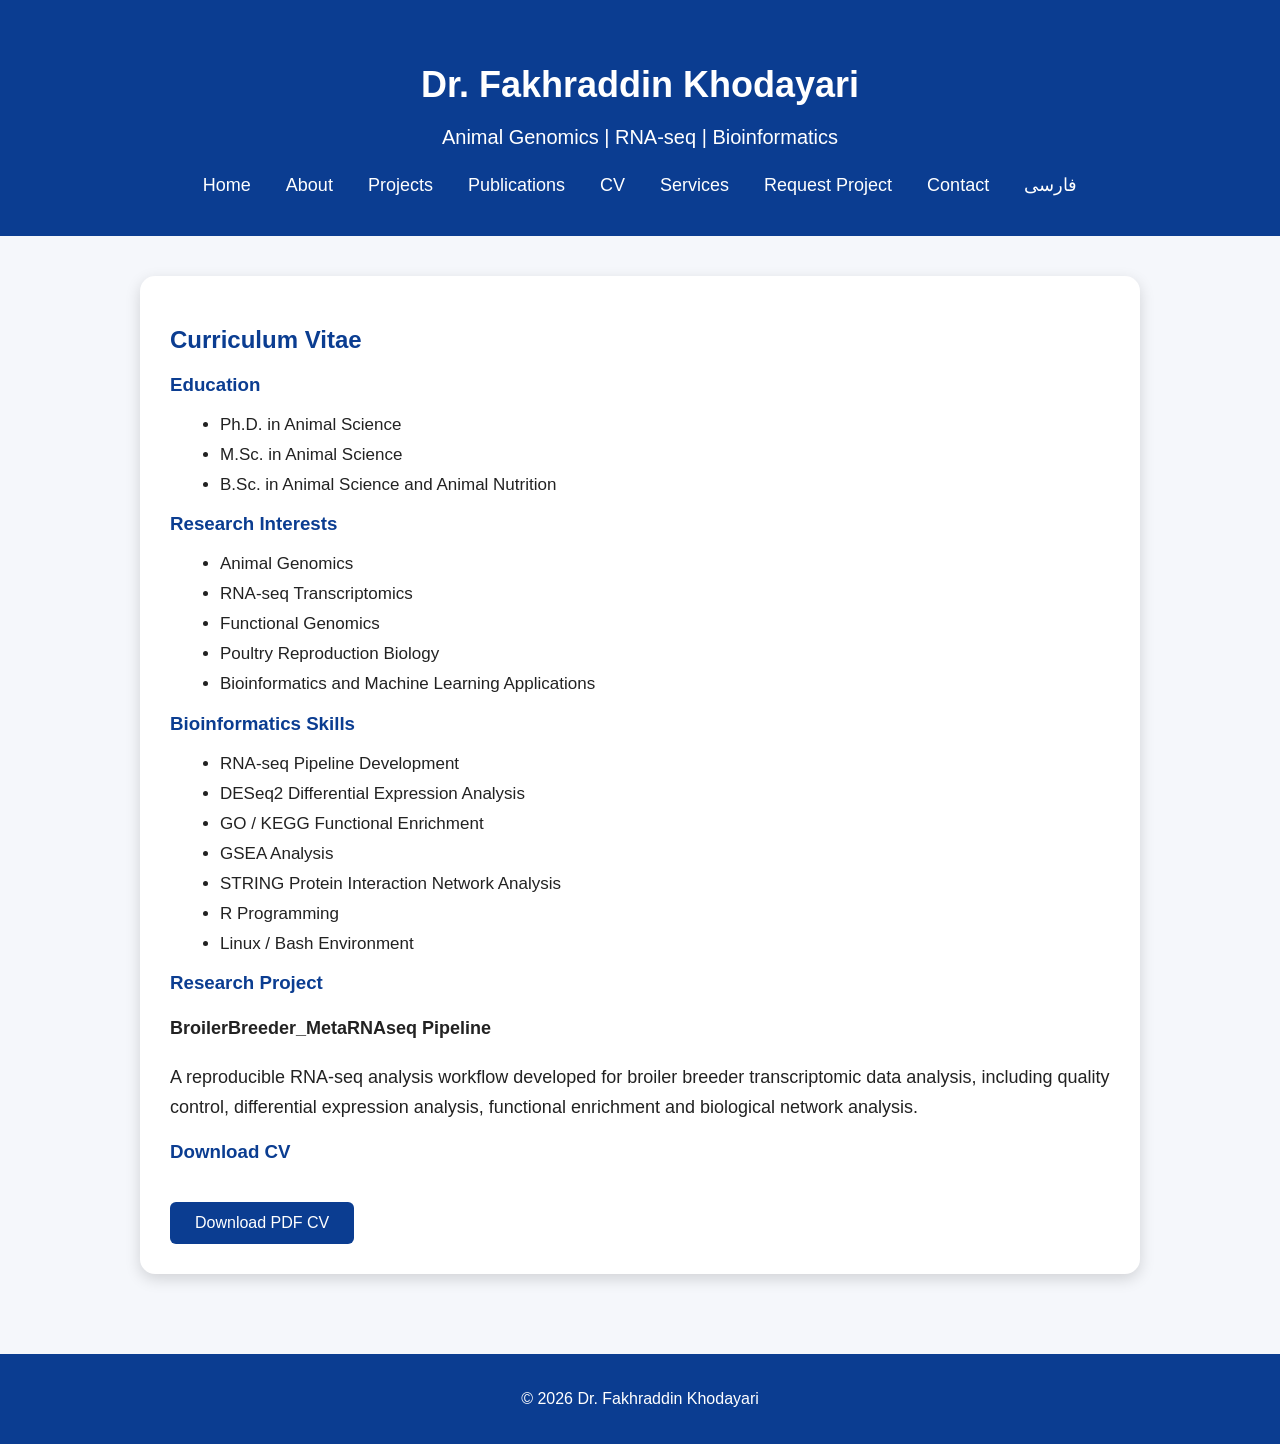
<file: cv.html>
<!DOCTYPE html>
<html lang="en">

<head>

<meta charset="UTF-8">

<meta name="viewport" content="width=device-width, initial-scale=1.0">

<title>
CV | Dr. Fakhraddin Khodayari
</title>

<link rel="stylesheet" href="css/style.css">

</head>


<body>


<header>


<h1>
Dr. Fakhraddin Khodayari
</h1>


<p>
Animal Genomics | RNA-seq | Bioinformatics
</p>



<nav>

<a href="index.html">
Home
</a>

<a href="about.html">
About
</a>

<a href="projects.html">
Projects
</a>

<a href="publications.html">
Publications
</a>

<a href="cv.html">
CV
</a>

<a href="services.html">
Services
</a>
<a href="request.html">
    Request Project
    </a>
<a href="contact.html">
Contact
</a>
<a href="fa/index.html">
    فارسی
    </a>
</nav>


</header>




<section>


<div class="project-card">


<h2>
Curriculum Vitae
</h2>



<h3>
Education
</h3>


<ul>

<li>
Ph.D. in Animal Science
</li>


<li>
M.Sc. in Animal Science
</li>


<li>
B.Sc. in Animal Science and Animal Nutrition
</li>

</ul>





<h3>
Research Interests
</h3>


<ul>

<li>
Animal Genomics
</li>

<li>
RNA-seq Transcriptomics
</li>

<li>
Functional Genomics
</li>

<li>
Poultry Reproduction Biology
</li>

<li>
Bioinformatics and Machine Learning Applications
</li>

</ul>





<h3>
Bioinformatics Skills
</h3>


<ul>

<li>
RNA-seq Pipeline Development
</li>

<li>
DESeq2 Differential Expression Analysis
</li>

<li>
GO / KEGG Functional Enrichment
</li>

<li>
GSEA Analysis
</li>

<li>
STRING Protein Interaction Network Analysis
</li>

<li>
R Programming
</li>

<li>
Linux / Bash Environment
</li>

</ul>





<h3>
Research Project
</h3>


<p>

<strong>
BroilerBreeder_MetaRNAseq Pipeline
</strong>

</p>


<p>

A reproducible RNA-seq analysis workflow developed for
broiler breeder transcriptomic data analysis, including
quality control, differential expression analysis,
functional enrichment and biological network analysis.

</p>





<h3>
Download CV
</h3>


<a class="btn" href="CV/Fakhraddin_Khodayari_CV.pdf">

Download PDF CV

</a>



</div>


</section>




<footer>

<p>
© 2026 Dr. Fakhraddin Khodayari
</p>

</footer>


</body>

</html>
</file>
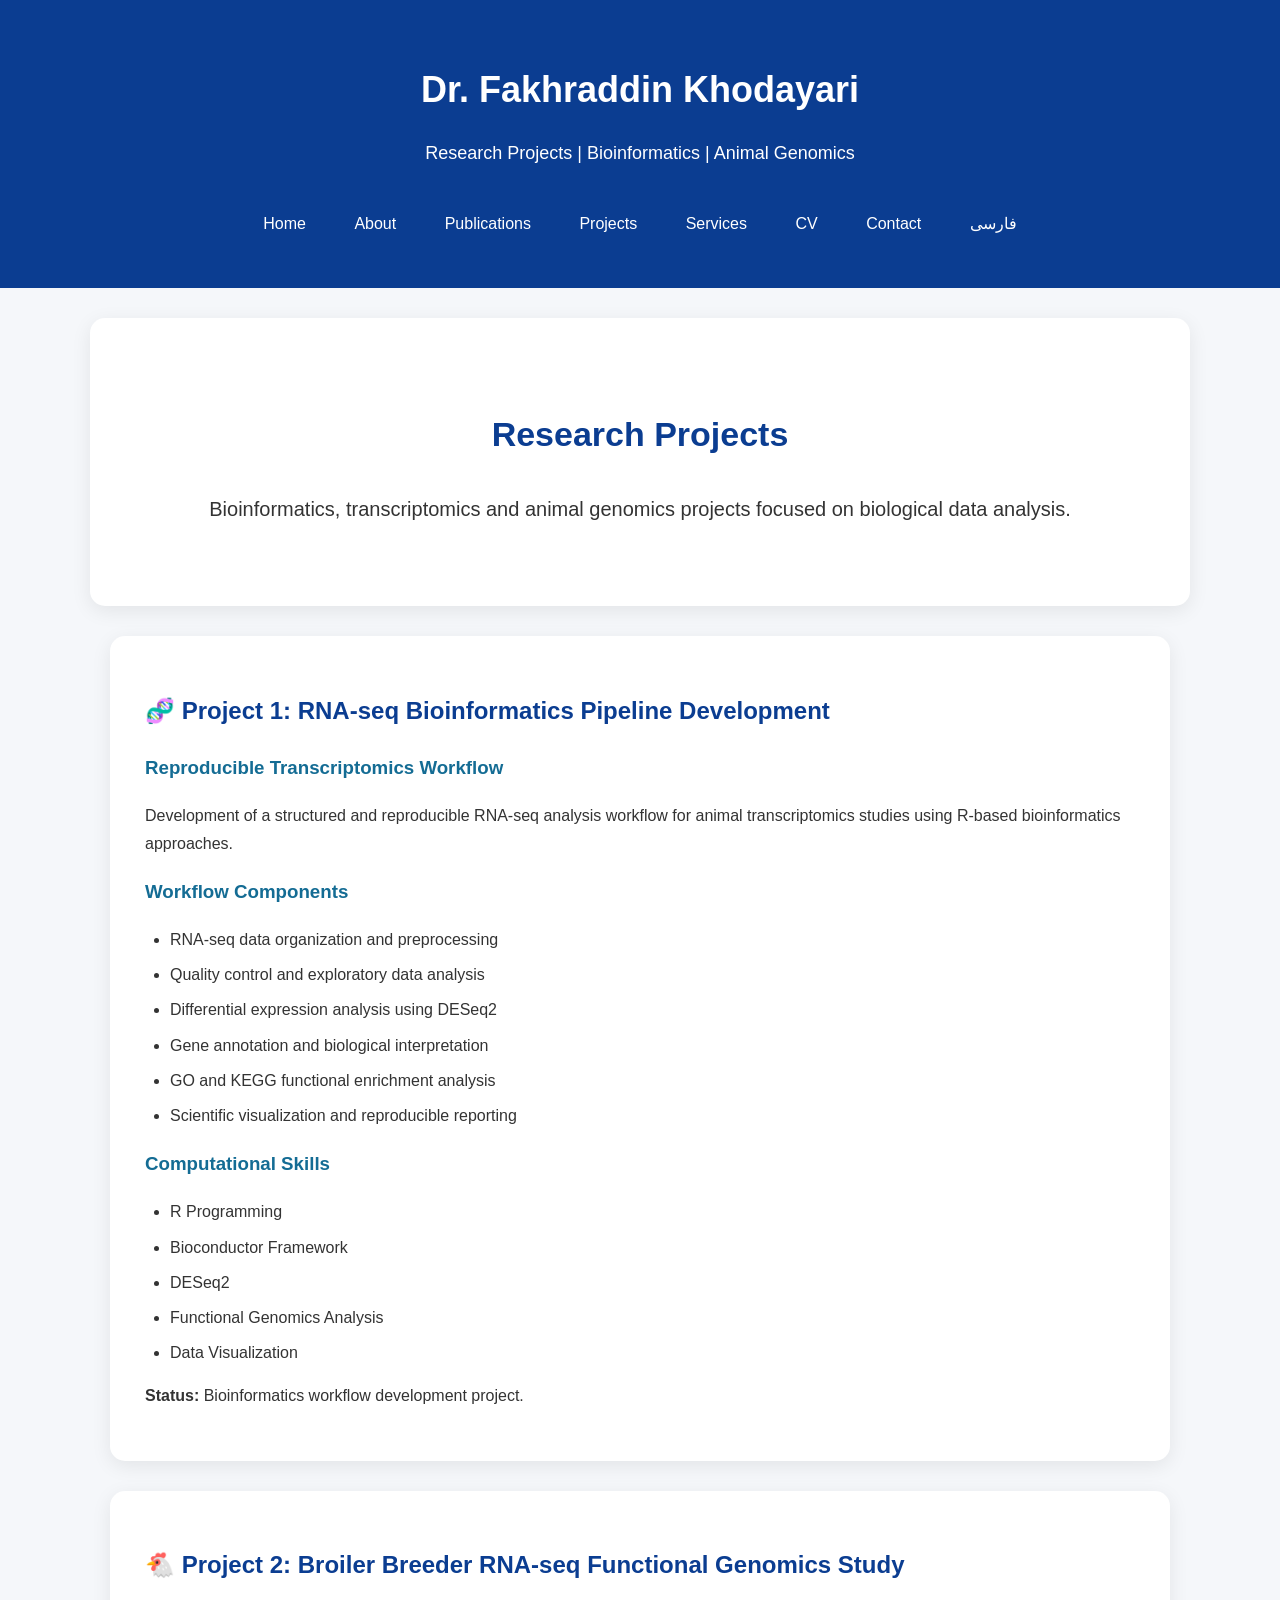
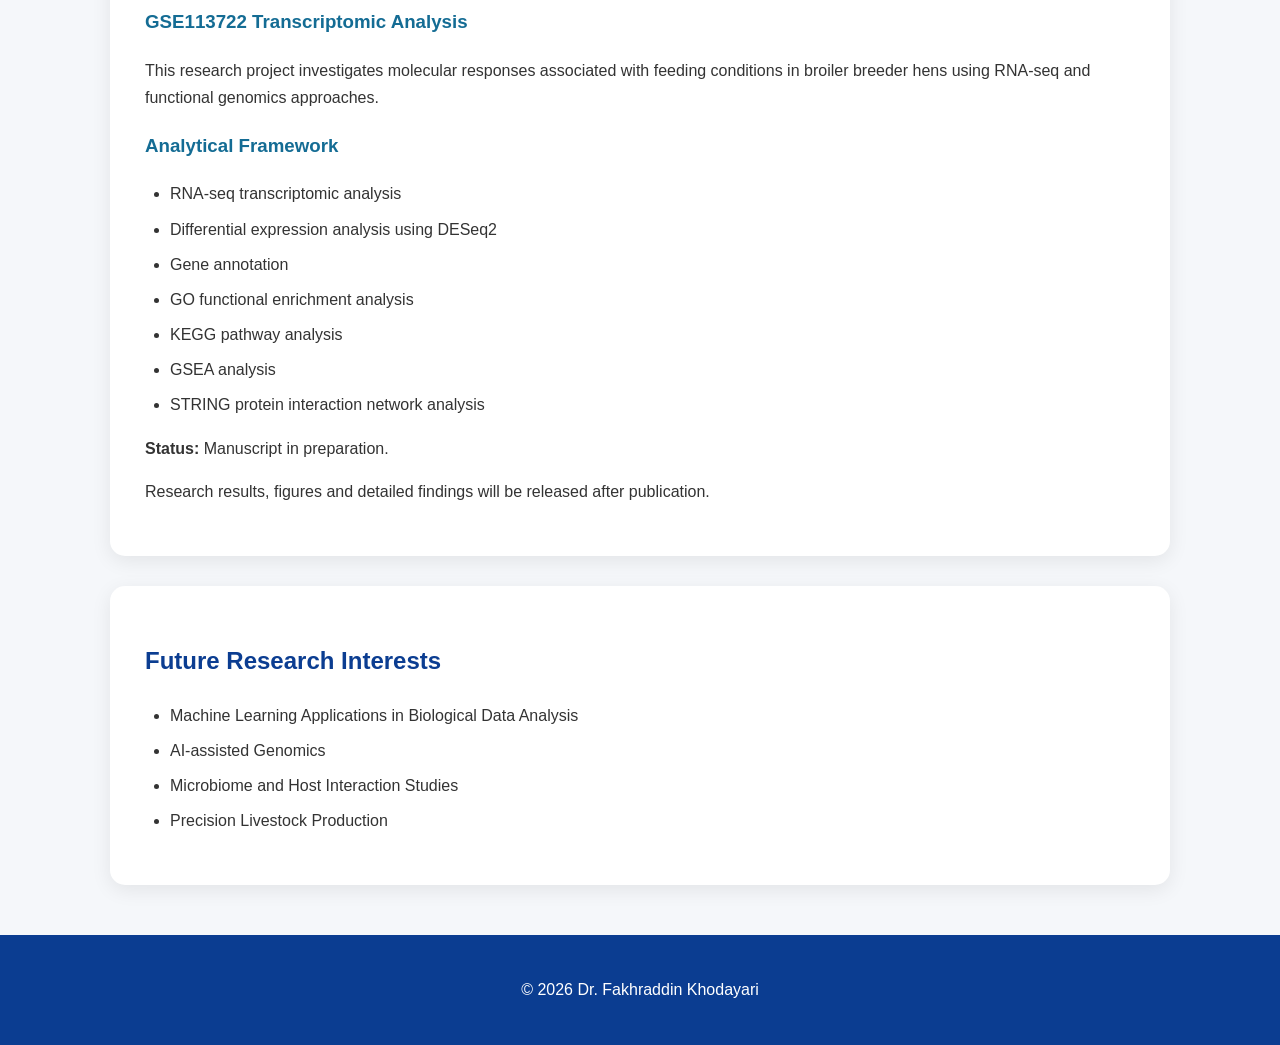
<file: projects.html>
<!DOCTYPE html>

<html lang="en">

<head>

<meta charset="UTF-8">

<meta name="viewport" content="width=device-width, initial-scale=1.0">


<title>
Research Projects | RNA-seq Bioinformatics & Animal Genomics
</title>


<meta name="description" content="
Research projects by Dr. Fakhraddin Khodayari including RNA-seq bioinformatics,
animal genomics, transcriptomics and functional genomics studies.
">


<meta name="keywords" content="
RNA-seq,
Bioinformatics,
Animal Genomics,
Transcriptomics,
Functional Genomics,
DESeq2
">


<meta name="author" content="Dr. Fakhraddin Khodayari">


<link rel="stylesheet" href="css/style-v2.css">


</head>



<body>



<header>


<h1>
Dr. Fakhraddin Khodayari
</h1>


<p>
Research Projects | Bioinformatics | Animal Genomics
</p>



<nav>

<a href="index.html">Home</a>

<a href="about.html">About</a>

<a href="publications.html">Publications</a>

<a href="projects.html">Projects</a>

<a href="services.html">Services</a>

<a href="cv.html">CV</a>

<a href="contact.html">Contact</a>
<a href="fa/index.html">
    فارسی
    </a>
</nav>


</header>









<section class="hero">


<h2>
Research Projects
</h2>


<p>

Bioinformatics, transcriptomics and animal genomics projects
focused on biological data analysis.

</p>


</section>









<section>


<div class="project-card">


<h2>
🧬 Project 1: RNA-seq Bioinformatics Pipeline Development
</h2>



<h3>
Reproducible Transcriptomics Workflow
</h3>



<p>

Development of a structured and reproducible RNA-seq analysis
workflow for animal transcriptomics studies using R-based
bioinformatics approaches.

</p>



<h3>
Workflow Components
</h3>


<ul>


<li>
RNA-seq data organization and preprocessing
</li>


<li>
Quality control and exploratory data analysis
</li>


<li>
Differential expression analysis using DESeq2
</li>


<li>
Gene annotation and biological interpretation
</li>


<li>
GO and KEGG functional enrichment analysis
</li>


<li>
Scientific visualization and reproducible reporting
</li>


</ul>



<h3>
Computational Skills
</h3>


<ul>


<li>
R Programming
</li>


<li>
Bioconductor Framework
</li>


<li>
DESeq2
</li>


<li>
Functional Genomics Analysis
</li>


<li>
Data Visualization
</li>


</ul>



<p>

<b>Status:</b> Bioinformatics workflow development project.

</p>


</div>


</section>









<section>


<div class="project-card">


<h2>
🐔 Project 2: Broiler Breeder RNA-seq Functional Genomics Study
</h2>



<h3>
GSE113722 Transcriptomic Analysis
</h3>



<p>

This research project investigates molecular responses
associated with feeding conditions in broiler breeder hens
using RNA-seq and functional genomics approaches.

</p>




<h3>
Analytical Framework
</h3>


<ul>


<li>
RNA-seq transcriptomic analysis
</li>


<li>
Differential expression analysis using DESeq2
</li>


<li>
Gene annotation
</li>


<li>
GO functional enrichment analysis
</li>


<li>
KEGG pathway analysis
</li>


<li>
GSEA analysis
</li>


<li>
STRING protein interaction network analysis
</li>


</ul>




<p>

<b>Status:</b> Manuscript in preparation.

</p>



<p>

Research results, figures and detailed findings will be
released after publication.

</p>


</div>


</section>









<section>


<div class="project-card">


<h2>
Future Research Interests
</h2>



<ul>


<li>
Machine Learning Applications in Biological Data Analysis
</li>


<li>
AI-assisted Genomics
</li>


<li>
Microbiome and Host Interaction Studies
</li>


<li>
Precision Livestock Production
</li>


</ul>


</div>


</section>









<footer>


<p>
© 2026 Dr. Fakhraddin Khodayari
</p>


</footer>



</body>


</html>
</file>
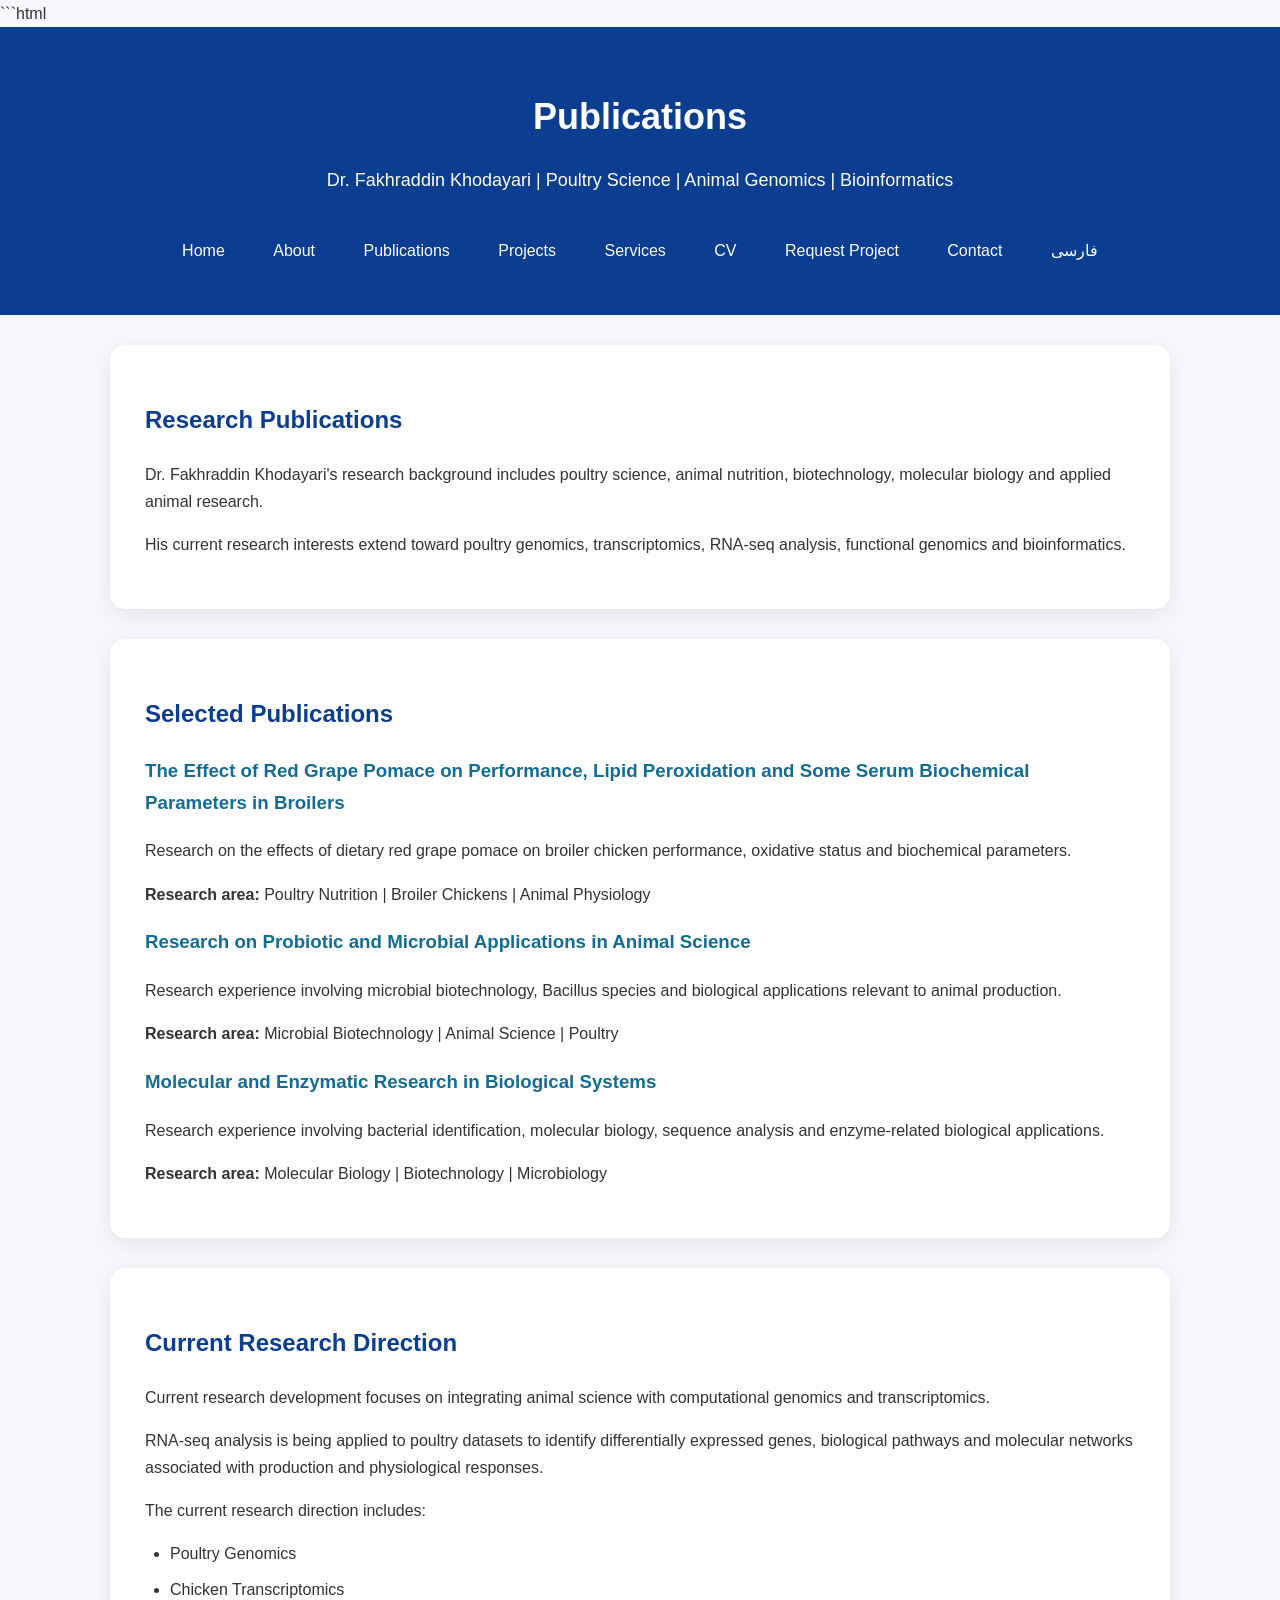
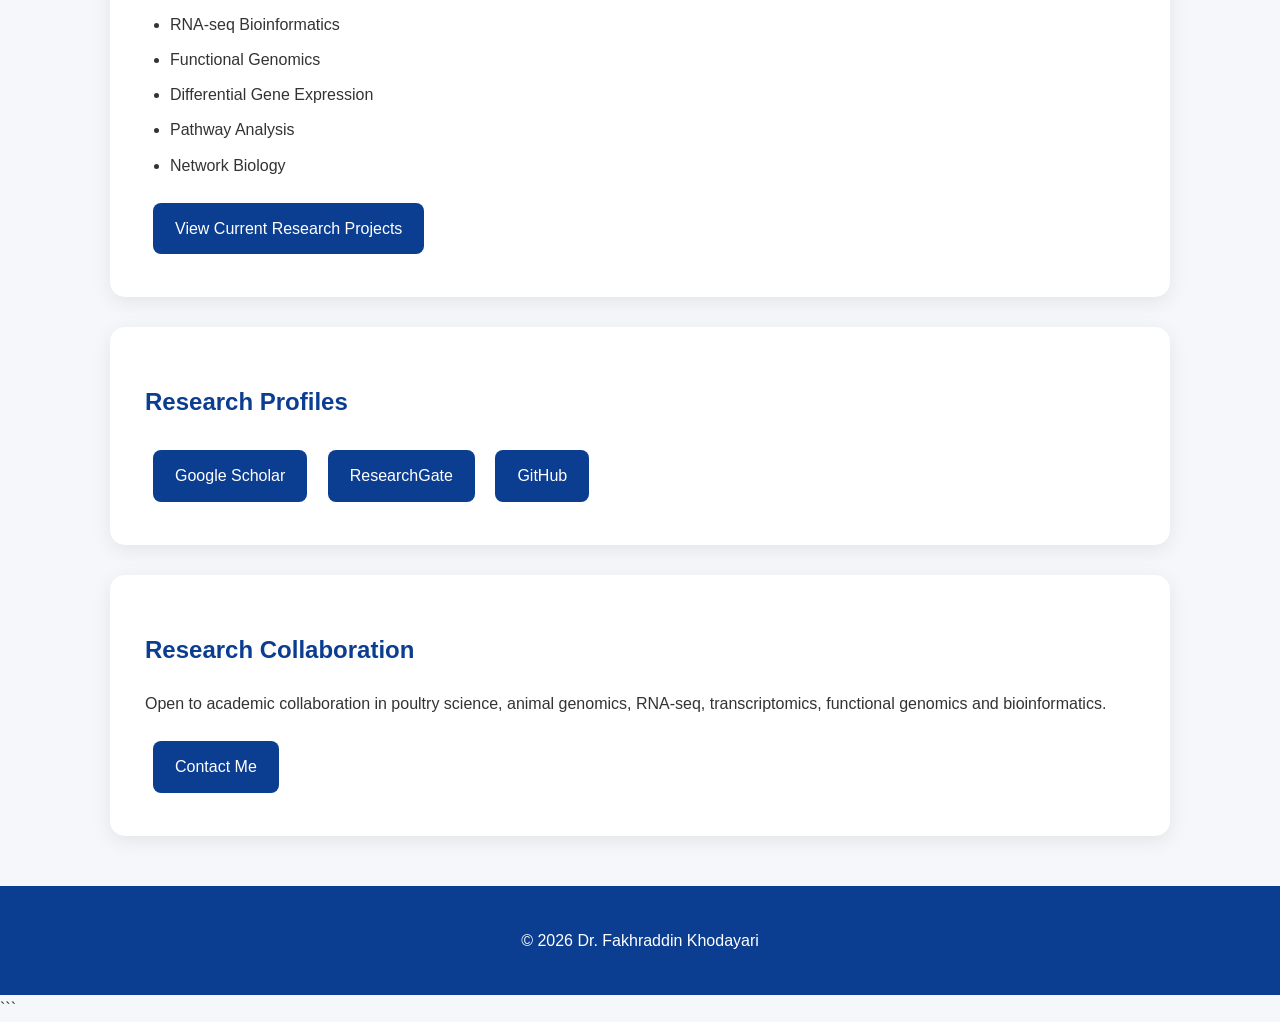
<file: publications.html>
```html
<!DOCTYPE html>
<html lang="en">

<head>

<meta charset="UTF-8">

<meta name="viewport" content="width=device-width, initial-scale=1.0">

<title>Publications | Dr. Fakhraddin Khodayari | Poultry Science & Animal Genomics</title>

<meta name="description"
content="Research publications by Dr. Fakhraddin Khodayari in poultry science, animal nutrition, biotechnology, molecular biology and animal genomics.">

<meta name="keywords"
content="Fakhraddin Khodayari publications, poultry science publications, animal science, poultry nutrition, animal genomics, molecular biology, biotechnology, broiler chickens">

<meta name="author"
content="Dr. Fakhraddin Khodayari">

<meta name="robots"
content="index, follow">

<meta name="googlebot"
content="index, follow">

<link rel="canonical"
href="https://fakhraddin-portfolio.onrender.com/publications.html">

<link rel="stylesheet"
href="css/style-v2.css">

<!-- Open Graph -->

<meta property="og:title"
content="Publications | Dr. Fakhraddin Khodayari">

<meta property="og:description"
content="Scientific publications and research background of Dr. Fakhraddin Khodayari in poultry science, animal nutrition, biotechnology and animal genomics.">

<meta property="og:type"
content="website">

<meta property="og:url"
content="https://fakhraddin-portfolio.onrender.com/publications.html">

<meta property="og:site_name"
content="Fakhraddin Khodayari Academic Portfolio">

<!-- Structured Data -->

<script type="application/ld+json">
{
  "@context": "https://schema.org",
  "@type": "Person",

  "name": "Fakhraddin Khodayari",

  "url": "https://fakhraddin-portfolio.onrender.com/",

  "jobTitle": "Animal Science Researcher",

  "knowsAbout": [
    "Animal Science",
    "Poultry Science",
    "Poultry Nutrition",
    "Animal Genomics",
    "Molecular Biology",
    "Biotechnology",
    "RNA-seq",
    "Bioinformatics"
  ],

  "sameAs": [
    "https://scholar.google.com/citations?user=mVcwP4QAAAAJ&hl=en",
    "https://www.researchgate.net/profile/Fakhraddin-Khodayari-2",
    "https://github.com/fakhraddinkh-maker"
  ]
}
</script>

</head>


<body>

<header>

<h1>
Publications
</h1>

<p>
Dr. Fakhraddin Khodayari | Poultry Science | Animal Genomics | Bioinformatics
</p>

<nav>

<a href="index.html">Home</a>

<a href="about.html">About</a>

<a href="publications.html">Publications</a>

<a href="projects.html">Projects</a>

<a href="services.html">Services</a>

<a href="cv.html">CV</a>

<a href="request.html">Request Project</a>

<a href="contact.html">Contact</a>

<a href="fa/index.html">
فارسی
</a>

</nav>

</header>


<main>


<section>

<div class="project-card">

<h2>
Research Publications
</h2>

<p>
Dr. Fakhraddin Khodayari's research background includes
poultry science, animal nutrition, biotechnology, molecular
biology and applied animal research.
</p>

<p>
His current research interests extend toward poultry genomics,
transcriptomics, RNA-seq analysis, functional genomics and
bioinformatics.
</p>

</div>

</section>


<section>

<div class="project-card">

<h2>
Selected Publications
</h2>


<article>

<h3>
The Effect of Red Grape Pomace on Performance, Lipid
Peroxidation and Some Serum Biochemical Parameters in Broilers
</h3>

<p>
Research on the effects of dietary red grape pomace on
broiler chicken performance, oxidative status and biochemical
parameters.
</p>

<p>
<strong>Research area:</strong>
Poultry Nutrition | Broiler Chickens | Animal Physiology
</p>

</article>


<article>

<h3>
Research on Probiotic and Microbial Applications in Animal Science
</h3>

<p>
Research experience involving microbial biotechnology,
Bacillus species and biological applications relevant to
animal production.
</p>

<p>
<strong>Research area:</strong>
Microbial Biotechnology | Animal Science | Poultry
</p>

</article>


<article>

<h3>
Molecular and Enzymatic Research in Biological Systems
</h3>

<p>
Research experience involving bacterial identification,
molecular biology, sequence analysis and enzyme-related
biological applications.
</p>

<p>
<strong>Research area:</strong>
Molecular Biology | Biotechnology | Microbiology
</p>

</article>


</div>

</section>


<section>

<div class="project-card">

<h2>
Current Research Direction
</h2>

<p>
Current research development focuses on integrating animal
science with computational genomics and transcriptomics.
</p>

<p>
RNA-seq analysis is being applied to poultry datasets to
identify differentially expressed genes, biological pathways
and molecular networks associated with production and
physiological responses.
</p>

<p>
The current research direction includes:
</p>

<ul>

<li>
Poultry Genomics
</li>

<li>
Chicken Transcriptomics
</li>

<li>
RNA-seq Bioinformatics
</li>

<li>
Functional Genomics
</li>

<li>
Differential Gene Expression
</li>

<li>
Pathway Analysis
</li>

<li>
Network Biology
</li>

</ul>

<a class="btn"
href="projects.html">
View Current Research Projects
</a>

</div>

</section>


<section>

<div class="project-card">

<h2>
Research Profiles
</h2>

<a class="btn"
href="https://scholar.google.com/citations?user=mVcwP4QAAAAJ&hl=en"
target="_blank"
rel="noopener">
Google Scholar
</a>

<a class="btn"
href="https://www.researchgate.net/profile/Fakhraddin-Khodayari-2"
target="_blank"
rel="noopener">
ResearchGate
</a>

<a class="btn"
href="https://github.com/fakhraddinkh-maker"
target="_blank"
rel="noopener">
GitHub
</a>

</div>

</section>


<section>

<div class="project-card">

<h2>
Research Collaboration
</h2>

<p>
Open to academic collaboration in poultry science,
animal genomics, RNA-seq, transcriptomics, functional
genomics and bioinformatics.
</p>

<a class="btn"
href="contact.html">
Contact Me
</a>

</div>

</section>


</main>


<footer>

<p>
© 2026 Dr. Fakhraddin Khodayari
</p>

</footer>


</body>

</html>
```
</file>
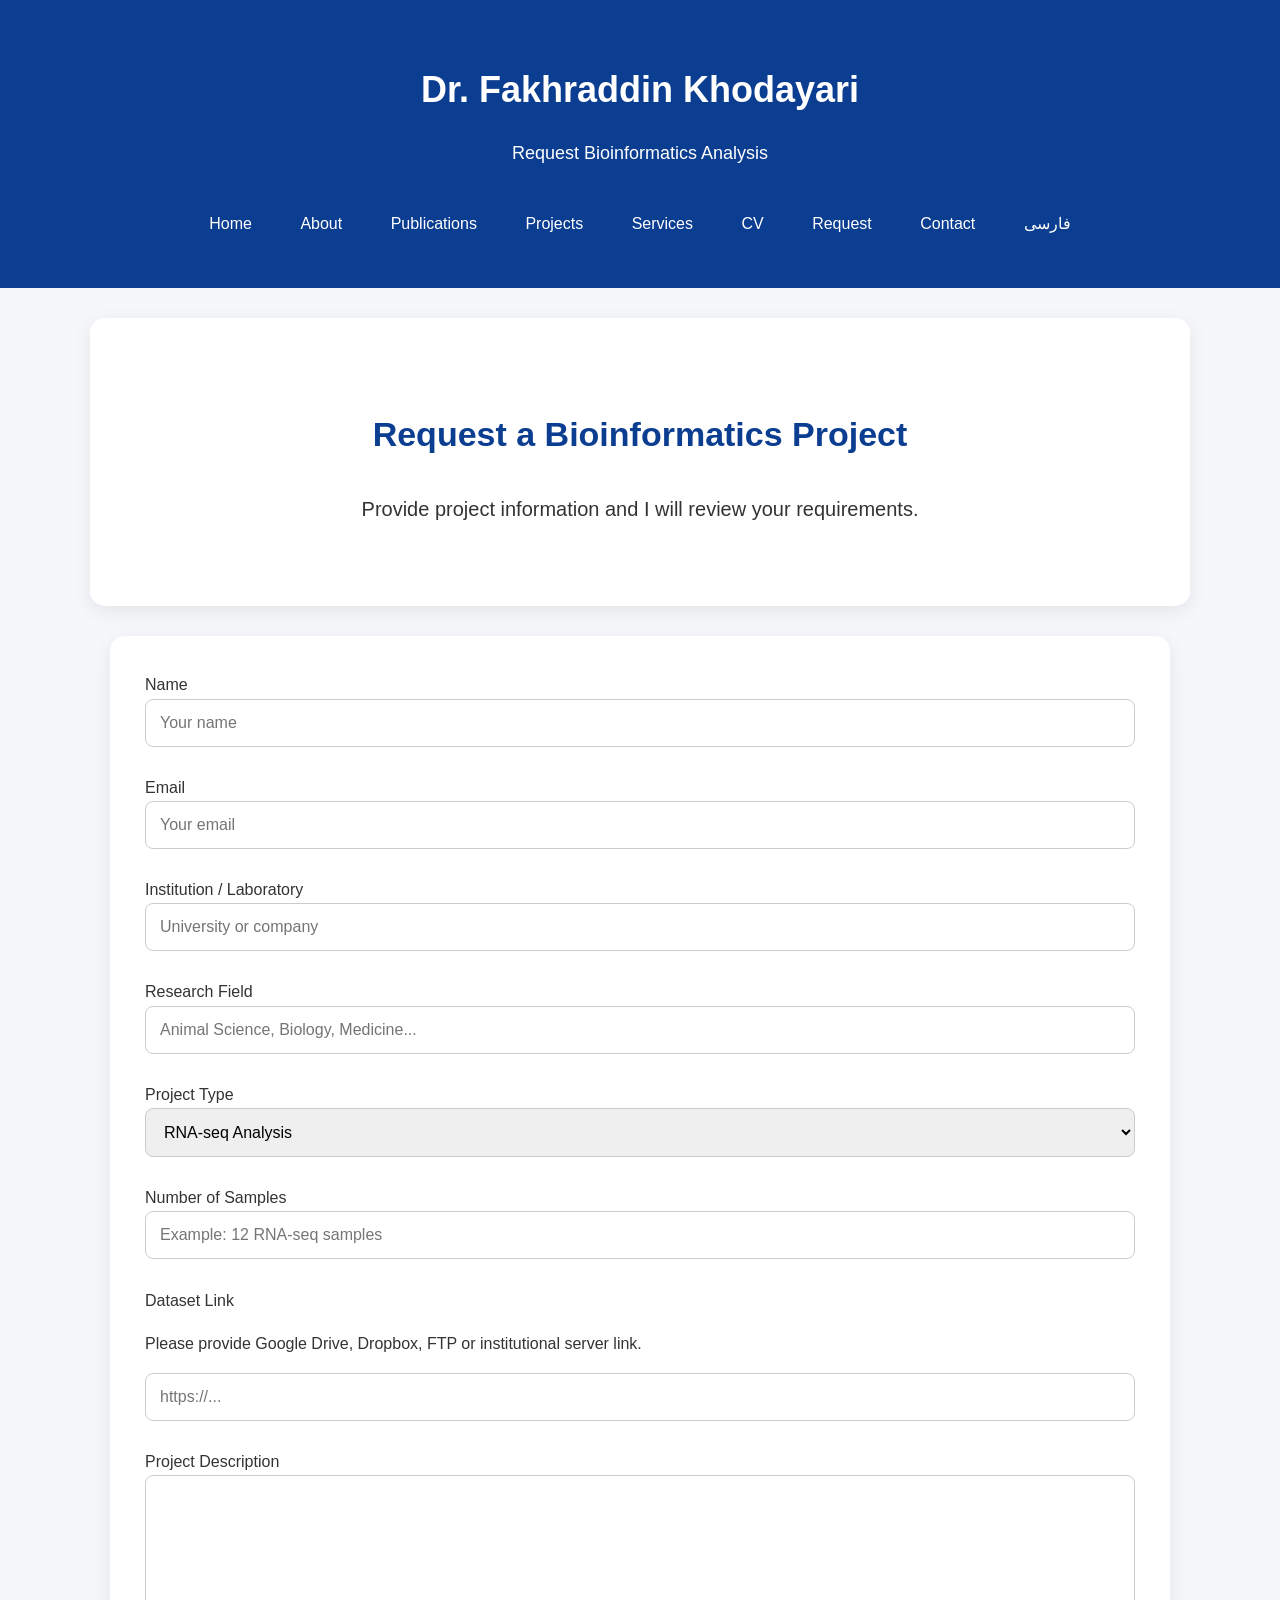
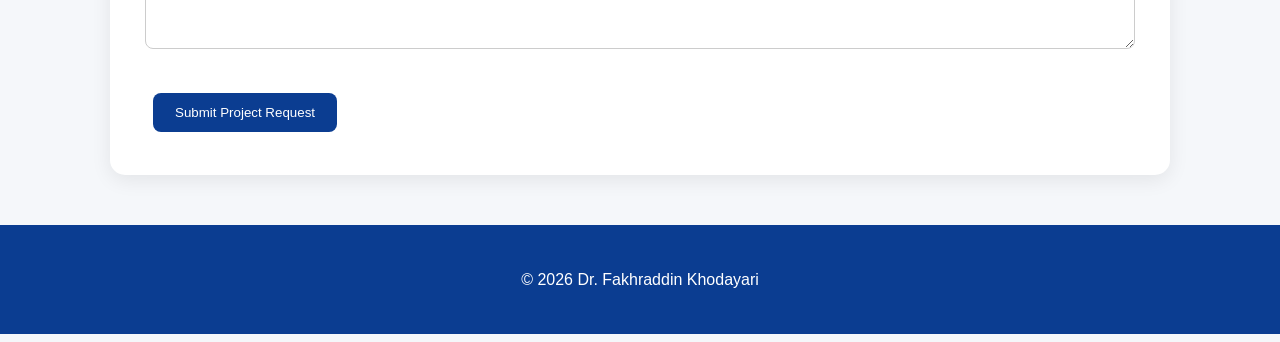
<file: request.html>
<!DOCTYPE html>

<html lang="en">

<head>

<meta charset="UTF-8">

<meta name="viewport" content="width=device-width, initial-scale=1.0">


<title>
Request Bioinformatics Project | Dr. Fakhraddin Khodayari
</title>


<meta name="description" content="Request RNA-seq, bioinformatics and functional genomics analysis services.">


<link rel="stylesheet" href="css/style-v2.css">


</head>



<body>



<header>


<h1>
Dr. Fakhraddin Khodayari
</h1>


<p>
Request Bioinformatics Analysis
</p>



<nav>

<a href="index.html">Home</a>

<a href="about.html">About</a>

<a href="publications.html">Publications</a>

<a href="projects.html">Projects</a>

<a href="services.html">Services</a>

<a href="cv.html">CV</a>

<a href="request.html">Request</a>

<a href="contact.html">Contact</a>
<a href="fa/index.html">
    فارسی
    </a>
</nav>


</header>









<section class="hero">


<h2>
Request a Bioinformatics Project
</h2>


<p>

Provide project information and I will review your requirements.

</p>


</section>









<section>


<div class="project-card">


<form
action="https://formspree.io/f/xkjwnqaj"
method="POST">



<label>
Name
</label>

<br>


<input
type="text"
name="name"
placeholder="Your name"
required>


<br><br>







<label>
Email
</label>

<br>


<input
type="email"
name="email"
placeholder="Your email"
required>


<br><br>







<label>
Institution / Laboratory
</label>

<br>


<input
type="text"
name="institution"
placeholder="University or company">


<br><br>







<label>
Research Field
</label>

<br>


<input
type="text"
name="field"
placeholder="Animal Science, Biology, Medicine...">


<br><br>







<label>
Project Type
</label>

<br>


<select name="project_type">


<option>
RNA-seq Analysis
</option>


<option>
Differential Expression Analysis
</option>


<option>
Functional Enrichment Analysis
</option>


<option>
Genome Analysis
</option>


<option>
Literature-based Bioinformatics
</option>


<option>
Other
</option>


</select>


<br><br>







<label>
Number of Samples
</label>

<br>


<input
type="text"
name="samples"
placeholder="Example: 12 RNA-seq samples">


<br><br>







<label>
Dataset Link
</label>


<p>

Please provide Google Drive, Dropbox, FTP or institutional server link.

</p>


<input
type="url"
name="dataset_link"
placeholder="https://...">


<br><br>







<label>
Project Description
</label>

<br>


<textarea

name="message"

rows="8"

placeholder="Describe your research question, objectives and analysis requirements">

</textarea>


<br><br>







<button class="btn"
type="submit">

Submit Project Request

</button>



</form>


</div>


</section>









<footer>


<p>
© 2026 Dr. Fakhraddin Khodayari
</p>


</footer>



</body>


</html>
</file>
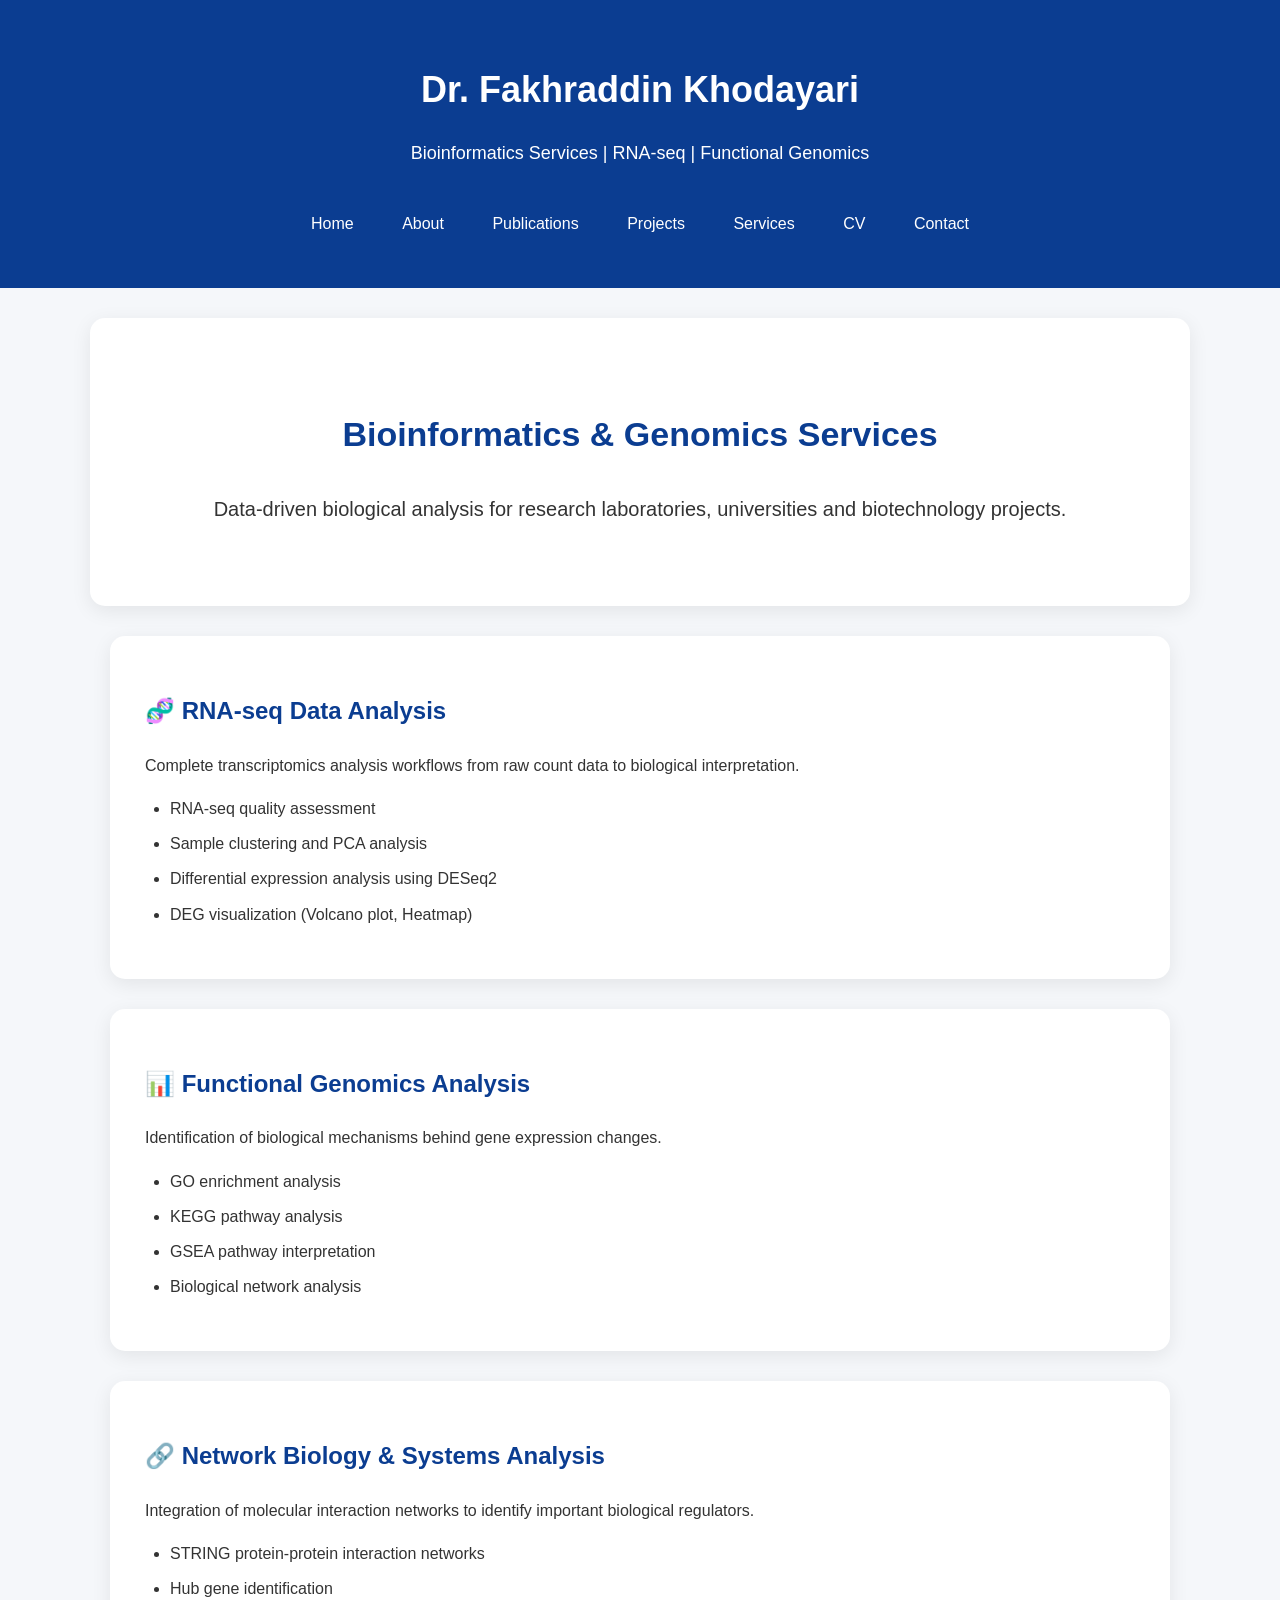
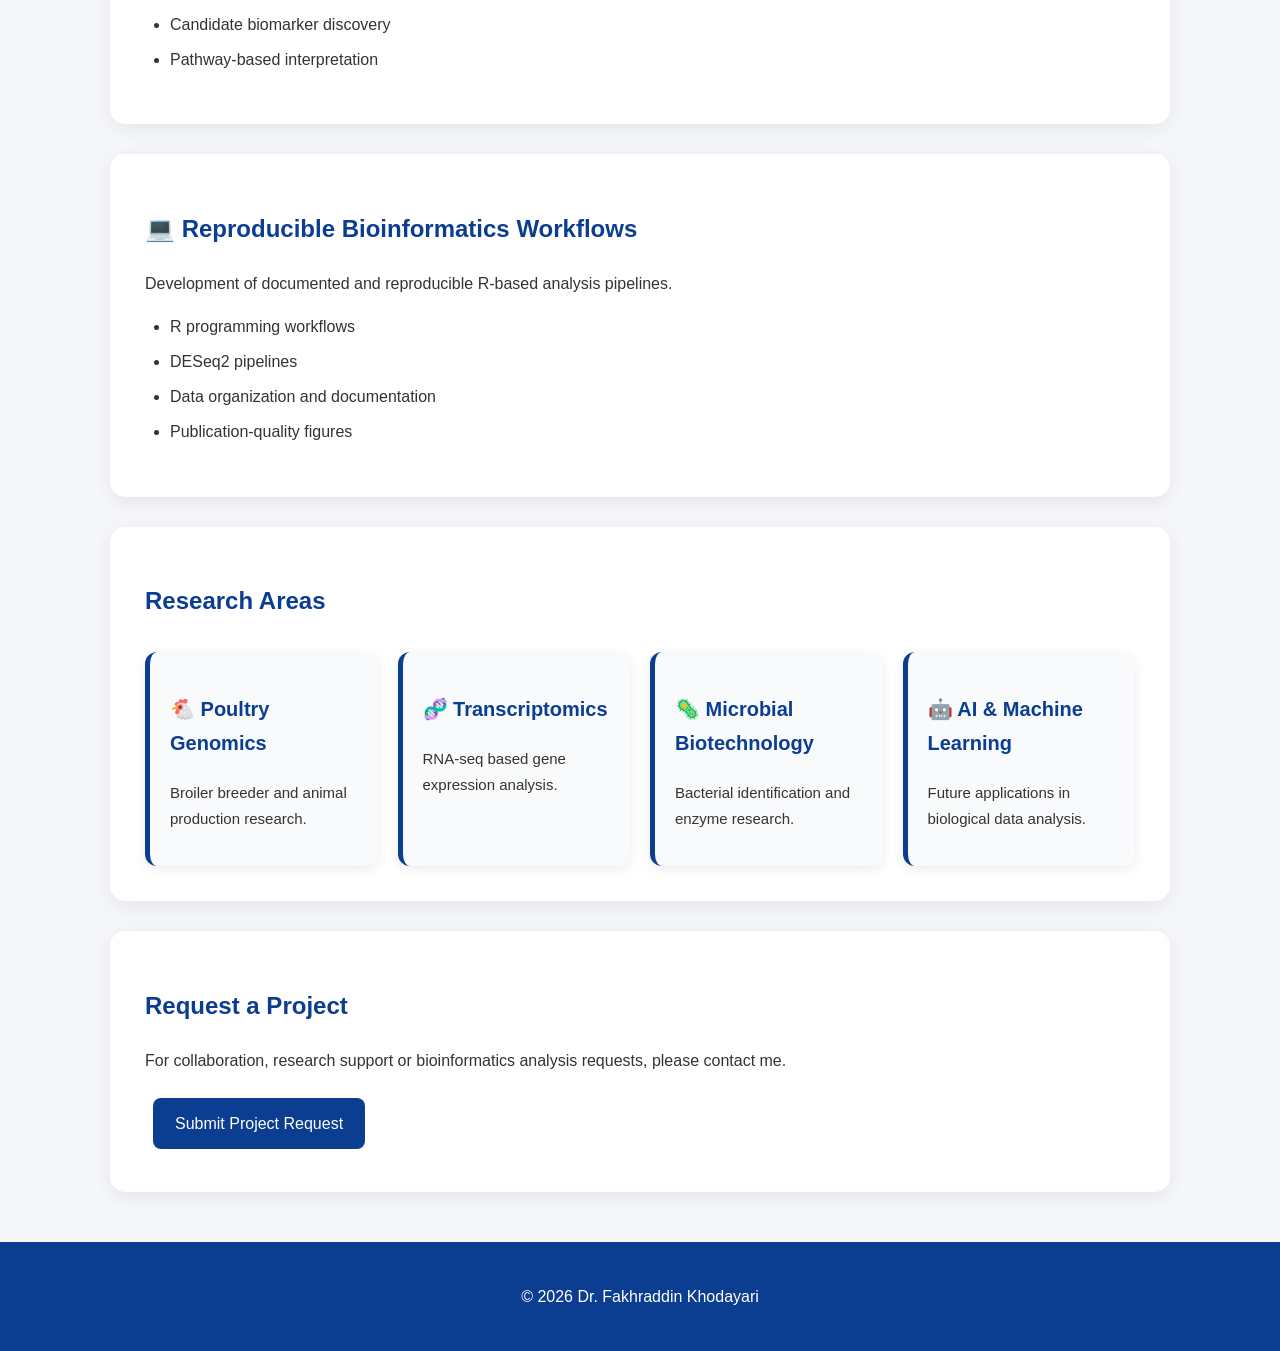
<file: services.html>
<!DOCTYPE html>

<html lang="en">

<head>

<meta charset="UTF-8">

<meta name="viewport" content="width=device-width, initial-scale=1.0">


<title>
Dr. Fakhraddin Khodayari | Bioinformatics Services
</title>


<meta name="description" content="Bioinformatics services including RNA-seq analysis, functional genomics, pathway analysis and biological interpretation.">


<link rel="stylesheet" href="css/style-v2.css">


</head>



<body>



<header>


<h1>
Dr. Fakhraddin Khodayari
</h1>


<p>
Bioinformatics Services | RNA-seq | Functional Genomics
</p>



<nav>

<a href="index.html">Home</a>

<a href="about.html">About</a>

<a href="publications.html">Publications</a>

<a href="projects.html">Projects</a>

<a href="services.html">Services</a>

<a href="cv.html">CV</a>

<a href="contact.html">Contact</a>

</nav>


</header>









<section class="hero">


<h2>
Bioinformatics & Genomics Services
</h2>


<p>

Data-driven biological analysis for research laboratories,
universities and biotechnology projects.

</p>


</section>









<section>


<div class="project-card">


<h2>
🧬 RNA-seq Data Analysis
</h2>


<p>

Complete transcriptomics analysis workflows from raw count
data to biological interpretation.

</p>



<ul>

<li>
RNA-seq quality assessment
</li>


<li>
Sample clustering and PCA analysis
</li>


<li>
Differential expression analysis using DESeq2
</li>


<li>
DEG visualization (Volcano plot, Heatmap)
</li>


</ul>


</div>


</section>









<section>


<div class="project-card">


<h2>
📊 Functional Genomics Analysis
</h2>


<p>

Identification of biological mechanisms behind gene expression
changes.

</p>



<ul>

<li>
GO enrichment analysis
</li>


<li>
KEGG pathway analysis
</li>


<li>
GSEA pathway interpretation
</li>


<li>
Biological network analysis
</li>


</ul>


</div>


</section>









<section>


<div class="project-card">


<h2>
🔗 Network Biology & Systems Analysis
</h2>



<p>

Integration of molecular interaction networks to identify
important biological regulators.

</p>



<ul>

<li>
STRING protein-protein interaction networks
</li>


<li>
Hub gene identification
</li>


<li>
Candidate biomarker discovery
</li>


<li>
Pathway-based interpretation
</li>


</ul>


</div>


</section>









<section>


<div class="project-card">


<h2>
💻 Reproducible Bioinformatics Workflows
</h2>



<p>

Development of documented and reproducible R-based analysis
pipelines.

</p>



<ul>

<li>
R programming workflows
</li>


<li>
DESeq2 pipelines
</li>


<li>
Data organization and documentation
</li>


<li>
Publication-quality figures
</li>


</ul>


</div>


</section>









<section>


<div class="project-card">


<h2>
Research Areas
</h2>



<div class="highlights-grid">



<div class="highlight-card">

<h3>
🐔 Poultry Genomics
</h3>

<p>
Broiler breeder and animal production research.
</p>

</div>





<div class="highlight-card">

<h3>
🧬 Transcriptomics
</h3>

<p>
RNA-seq based gene expression analysis.
</p>

</div>





<div class="highlight-card">

<h3>
🦠 Microbial Biotechnology
</h3>

<p>
Bacterial identification and enzyme research.
</p>

</div>





<div class="highlight-card">

<h3>
🤖 AI & Machine Learning
</h3>

<p>
Future applications in biological data analysis.
</p>

</div>



</div>


</div>


</section>









<section>


<div class="project-card">


<h2>
Request a Project
</h2>



<p>

For collaboration, research support or bioinformatics
analysis requests, please contact me.

</p>



<a class="btn" href="request.html">

Submit Project Request

</a>


</div>


</section>









<footer>


<p>
© 2026 Dr. Fakhraddin Khodayari
</p>


</footer>



</body>


</html>
</file>
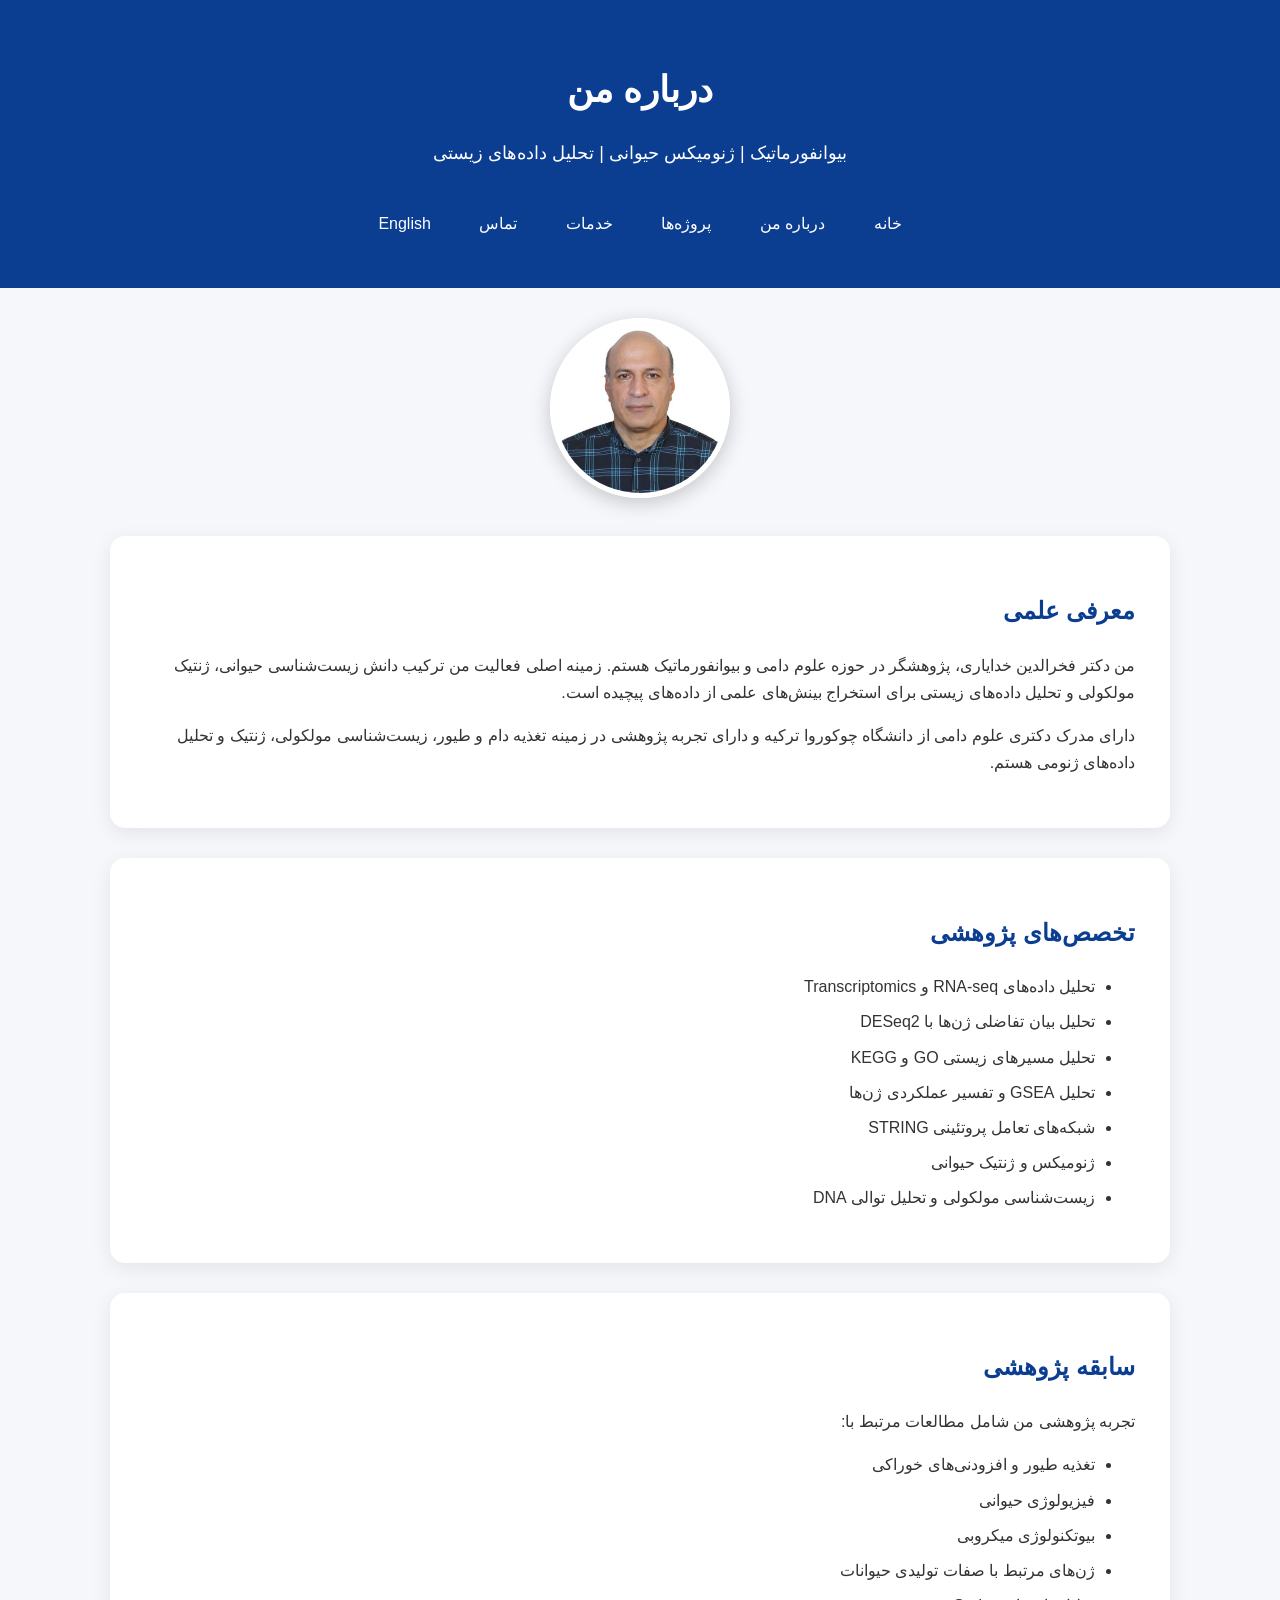
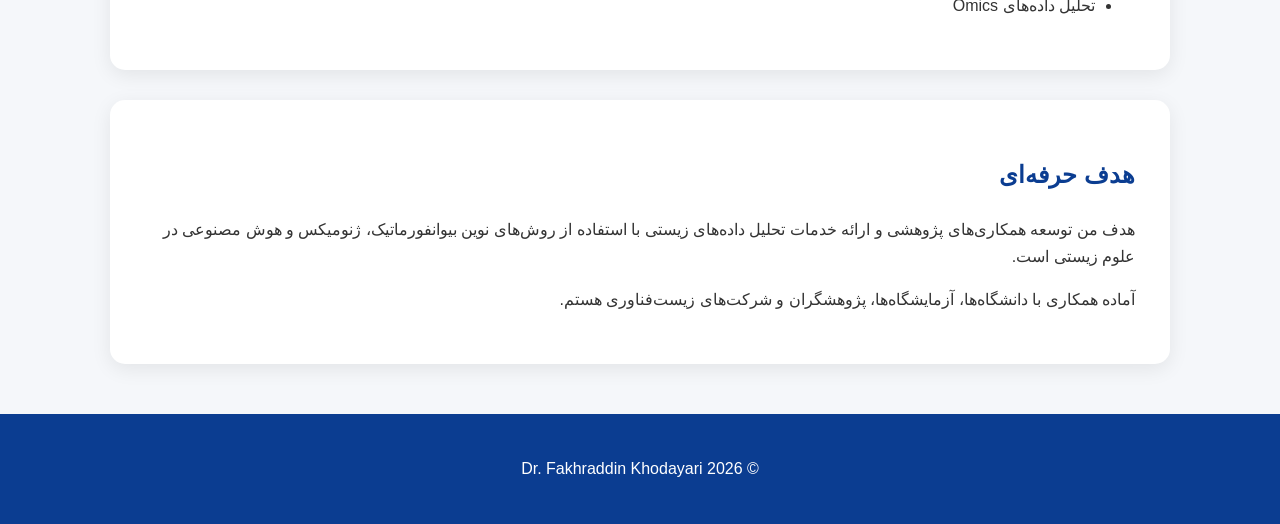
<file: fa/about.html>
<!DOCTYPE html>

<html lang="fa" dir="rtl">

<head>

<meta charset="UTF-8">

<meta name="viewport" content="width=device-width, initial-scale=1.0">


<title>
درباره دکتر فخرالدین خدایاری | بیوانفورماتیک و ژنومیکس دام
</title>


<meta name="description" content="
معرفی دکتر فخرالدین خدایاری، دکتری علوم دامی،
پژوهشگر بیوانفورماتیک، ژنومیکس دام و تحلیل RNA-seq.
">


<meta name="keywords" content="
دکتر فخرالدین خدایاری،
بیوانفورماتیک،
ژنومیکس دام،
RNA-seq،
ترانسکریپتومیکس،
علوم طیور
">


<link rel="stylesheet" href="../css/style-v2.css">


</head>



<body>



<header>


<h1>
درباره من
</h1>


<p>
بیوانفورماتیک | ژنومیکس حیوانی | تحلیل داده‌های زیستی
</p>



<nav>

<a href="index.html">
خانه
</a>

<a href="about.html">
درباره من
</a>

<a href="projects.html">
پروژه‌ها
</a>

<a href="services.html">
خدمات
</a>

<a href="contact.html">
تماس
</a>

<a href="../index.html">
English
</a>


</nav>


</header>









<div class="profile-image">


<img src="../images/profile/Photo.jpg"
alt="دکتر فخرالدین خدایاری">


</div>









<section>


<div class="project-card">


<h2>
معرفی علمی
</h2>



<p>

من دکتر فخرالدین خدایاری، پژوهشگر در حوزه علوم دامی
و بیوانفورماتیک هستم. زمینه اصلی فعالیت من ترکیب
دانش زیست‌شناسی حیوانی، ژنتیک مولکولی و تحلیل داده‌های
زیستی برای استخراج بینش‌های علمی از داده‌های پیچیده است.

</p>



<p>

دارای مدرک دکتری علوم دامی از دانشگاه چوکوروا ترکیه
و دارای تجربه پژوهشی در زمینه تغذیه دام و طیور،
زیست‌شناسی مولکولی، ژنتیک و تحلیل داده‌های ژنومی هستم.

</p>


</div>


</section>









<section>


<div class="project-card">


<h2>
تخصص‌های پژوهشی
</h2>



<ul>


<li>
تحلیل داده‌های RNA-seq و Transcriptomics
</li>


<li>
تحلیل بیان تفاضلی ژن‌ها با DESeq2
</li>


<li>
تحلیل مسیرهای زیستی GO و KEGG
</li>


<li>
تحلیل GSEA و تفسیر عملکردی ژن‌ها
</li>


<li>
شبکه‌های تعامل پروتئینی STRING
</li>


<li>
ژنومیکس و ژنتیک حیوانی
</li>


<li>
زیست‌شناسی مولکولی و تحلیل توالی DNA
</li>


</ul>


</div>


</section>









<section>


<div class="project-card">


<h2>
سابقه پژوهشی
</h2>



<p>

تجربه پژوهشی من شامل مطالعات مرتبط با:

</p>



<ul>


<li>
تغذیه طیور و افزودنی‌های خوراکی
</li>


<li>
فیزیولوژی حیوانی
</li>


<li>
بیوتکنولوژی میکروبی
</li>


<li>
ژن‌های مرتبط با صفات تولیدی حیوانات
</li>


<li>
تحلیل داده‌های Omics
</li>


</ul>


</div>


</section>









<section>


<div class="project-card">


<h2>
هدف حرفه‌ای
</h2>



<p>

هدف من توسعه همکاری‌های پژوهشی و ارائه خدمات
تحلیل داده‌های زیستی با استفاده از روش‌های نوین
بیوانفورماتیک، ژنومیکس و هوش مصنوعی در علوم زیستی است.

</p>



<p>

آماده همکاری با دانشگاه‌ها، آزمایشگاه‌ها،
پژوهشگران و شرکت‌های زیست‌فناوری هستم.

</p>


</div>


</section>









<footer>


<p>
© 2026 Dr. Fakhraddin Khodayari
</p>


</footer>



</body>


</html>
</file>
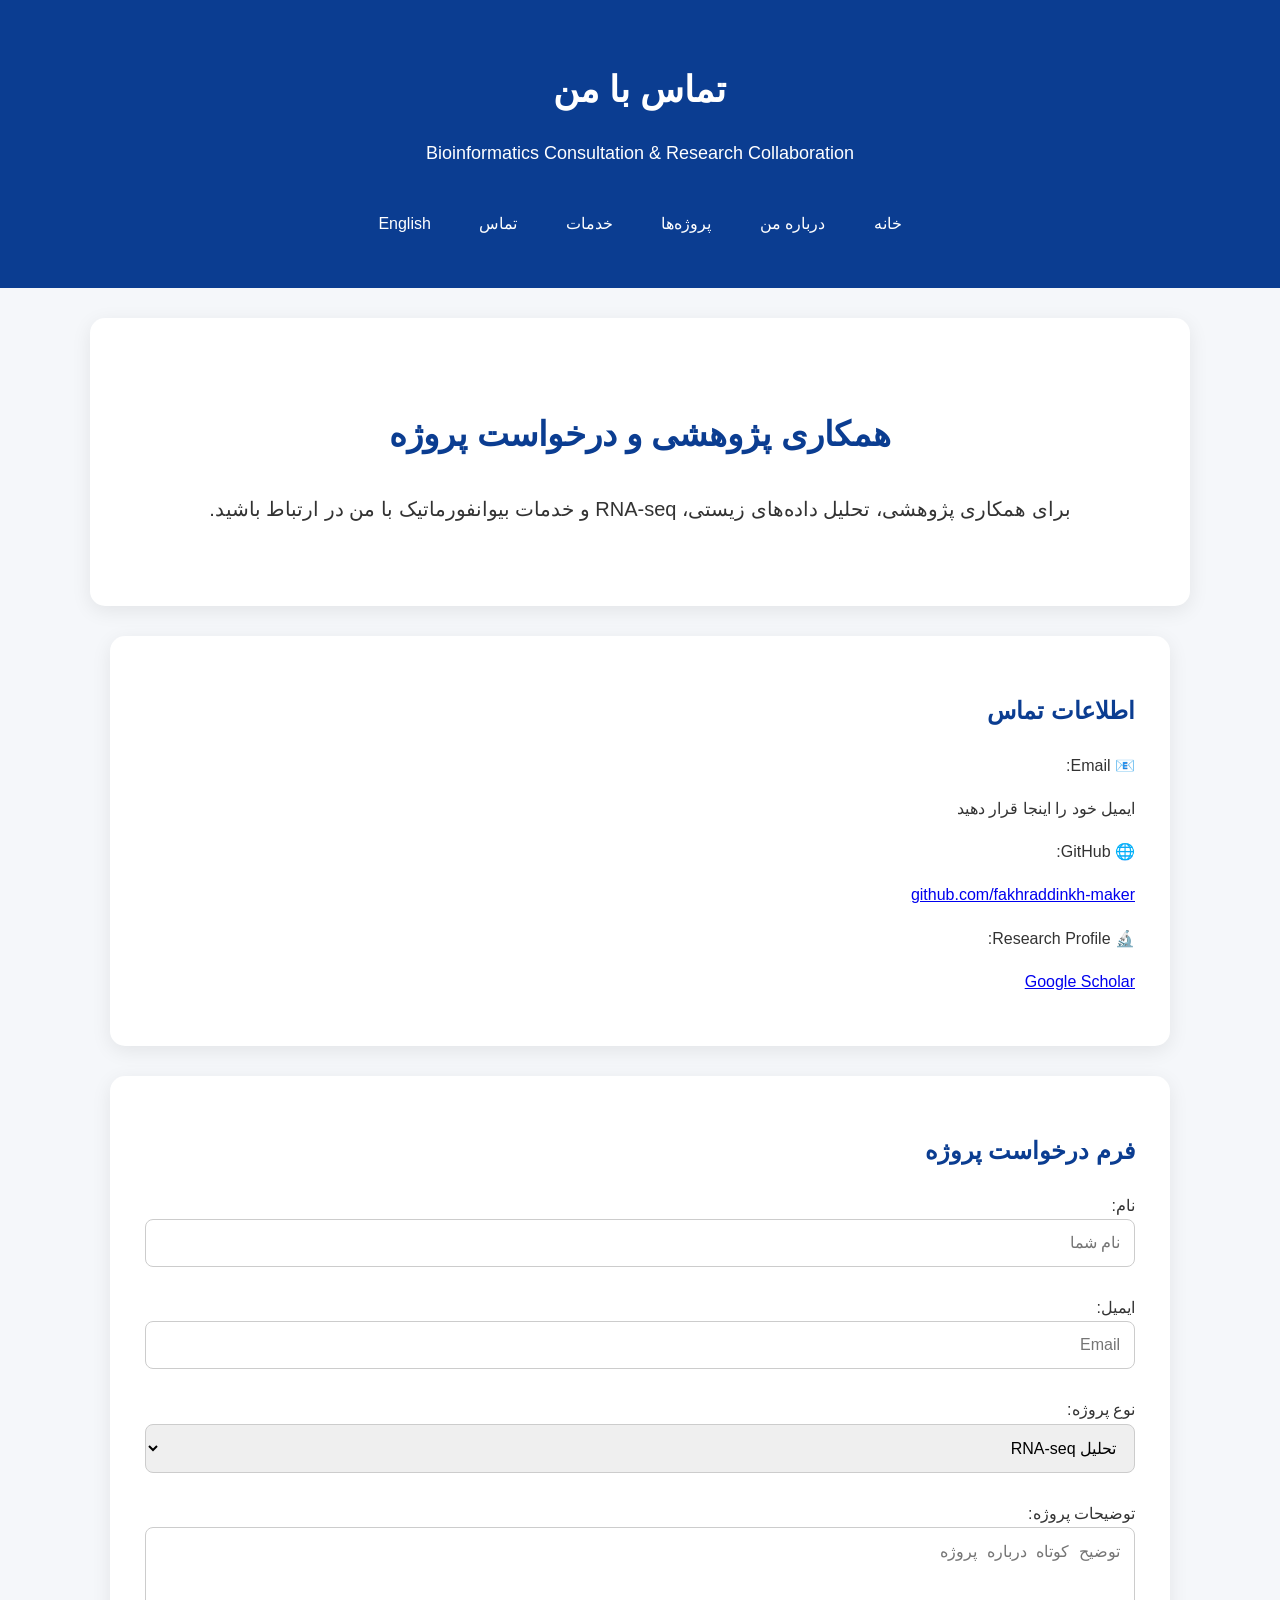
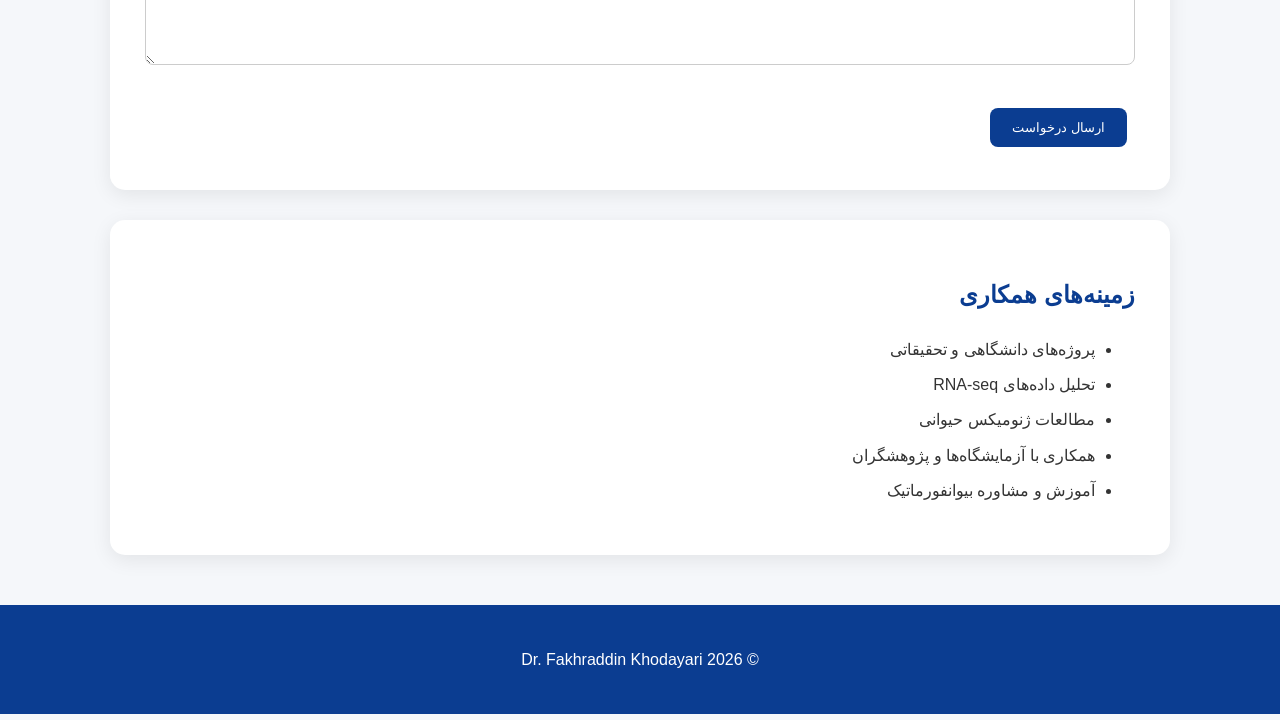
<file: fa/contact.html>
<!DOCTYPE html>

<html lang="fa" dir="rtl">

<head>

<meta charset="UTF-8">

<meta name="viewport" content="width=device-width, initial-scale=1.0">


<title>
تماس با دکتر فخرالدین خدایاری | درخواست پروژه بیوانفورماتیک
</title>


<meta name="description" content="
ارتباط با دکتر فخرالدین خدایاری برای خدمات بیوانفورماتیک،
تحلیل RNA-seq، ژنومیکس و پروژه‌های تحلیل داده زیستی.
">


<meta name="keywords" content="
تماس بیوانفورماتیک،
تحلیل RNA-seq،
مشاوره ژنومیکس،
درخواست پروژه زیستی
">


<link rel="stylesheet" href="../css/style-v2.css">


</head>



<body>



<header>


<h1>
تماس با من
</h1>


<p>
Bioinformatics Consultation & Research Collaboration
</p>



<nav>

<a href="index.html">
خانه
</a>

<a href="about.html">
درباره من
</a>

<a href="projects.html">
پروژه‌ها
</a>

<a href="services.html">
خدمات
</a>

<a href="contact.html">
تماس
</a>

<a href="../index.html">
English
</a>

</nav>


</header>








<section class="hero">


<h2>
همکاری پژوهشی و درخواست پروژه
</h2>


<p>

برای همکاری پژوهشی، تحلیل داده‌های زیستی،
RNA-seq و خدمات بیوانفورماتیک با من در ارتباط باشید.

</p>


</section>









<section>


<div class="project-card">


<h2>
اطلاعات تماس
</h2>



<p>
📧 Email:
</p>


<p>
ایمیل خود را اینجا قرار دهید
</p>



<p>
🌐 GitHub:
</p>


<p>

<a href="https://github.com/fakhraddinkh-maker"
target="_blank">

github.com/fakhraddinkh-maker

</a>

</p>



<p>
🔬 Research Profile:
</p>


<p>

<a href="https://scholar.google.com/citations?user=mVcwP4QAAAAJ&hl=en"
target="_blank">

Google Scholar

</a>

</p>



</div>


</section>









<section>


<div class="project-card">


<h2>
فرم درخواست پروژه
</h2>



<form>


<label>
نام:
</label>


<br>


<input type="text"
placeholder="نام شما">


<br><br>



<label>
ایمیل:
</label>


<br>


<input type="email"
placeholder="Email">


<br><br>



<label>
نوع پروژه:
</label>


<br>


<select>


<option>
تحلیل RNA-seq
</option>


<option>
ژنومیکس
</option>


<option>
ترانسکریپتومیکس
</option>


<option>
تحلیل داده زیستی
</option>


<option>
مشاوره پژوهشی
</option>


</select>


<br><br>



<label>
توضیحات پروژه:
</label>


<br>


<textarea rows="6"
placeholder="توضیح کوتاه درباره پروژه">
</textarea>


<br><br>



<button class="btn">

ارسال درخواست

</button>



</form>


</div>


</section>









<section>


<div class="project-card">


<h2>
زمینه‌های همکاری
</h2>



<ul>


<li>
پروژه‌های دانشگاهی و تحقیقاتی
</li>


<li>
تحلیل داده‌های RNA-seq
</li>


<li>
مطالعات ژنومیکس حیوانی
</li>


<li>
همکاری با آزمایشگاه‌ها و پژوهشگران
</li>


<li>
آموزش و مشاوره بیوانفورماتیک
</li>


</ul>


</div>


</section>









<footer>


<p>
© 2026 Dr. Fakhraddin Khodayari
</p>


</footer>



</body>


</html>
</file>
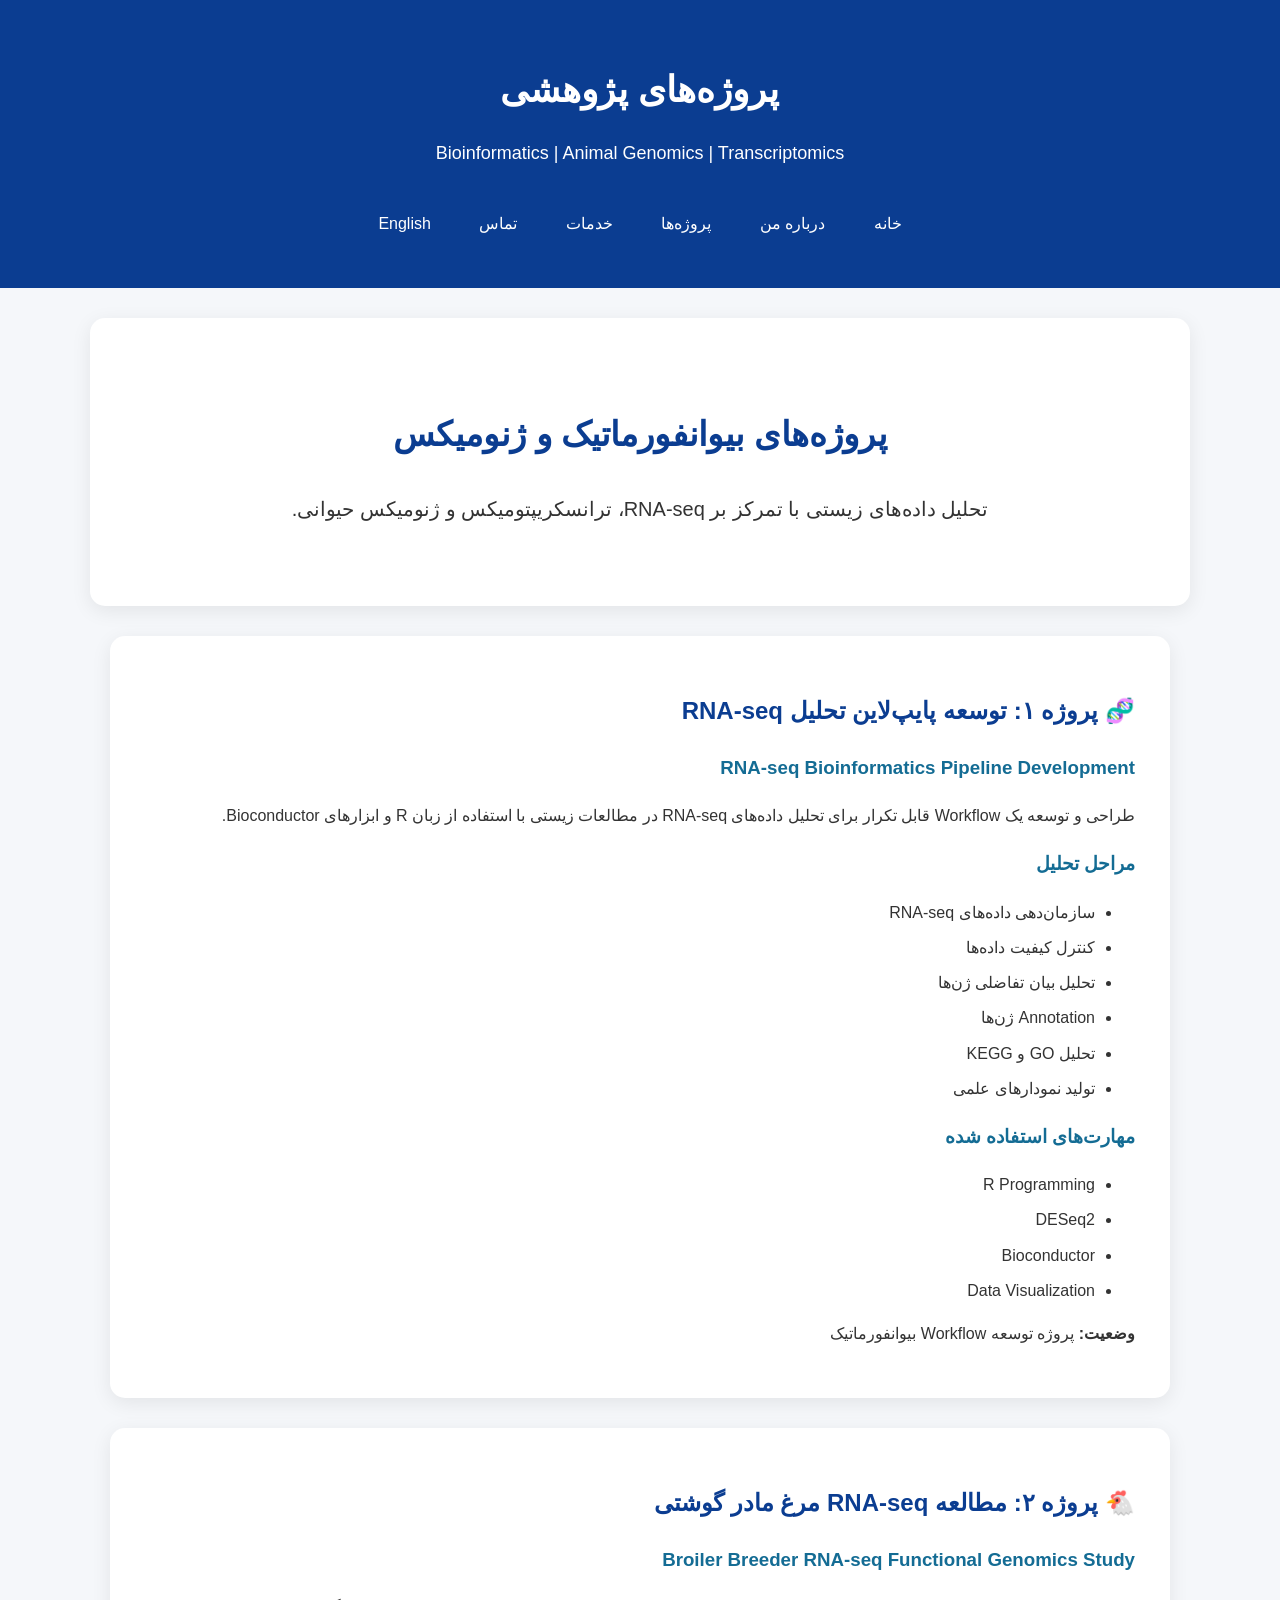
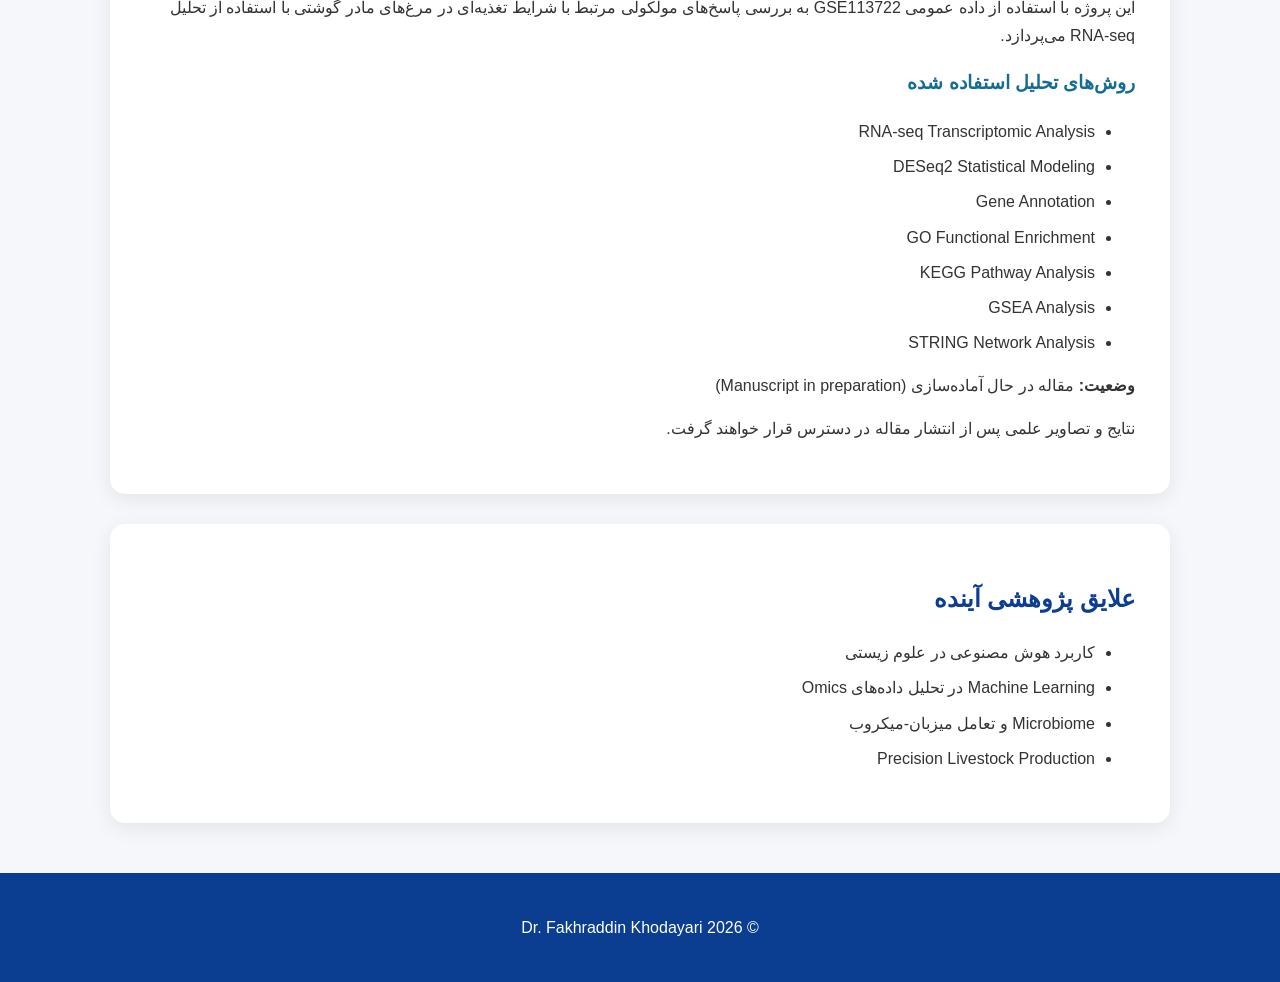
<file: fa/projects.html>
<!DOCTYPE html>

<html lang="fa" dir="rtl">

<head>

<meta charset="UTF-8">

<meta name="viewport" content="width=device-width, initial-scale=1.0">


<title>
پروژه‌های پژوهشی | RNA-seq و بیوانفورماتیک
</title>


<meta name="description" content="
پروژه‌های پژوهشی دکتر فخرالدین خدایاری در زمینه RNA-seq،
ژنومیکس دام، ترانسکریپتومیکس و بیوانفورماتیک.
">


<meta name="keywords" content="
پروژه RNA-seq،
ژنومیکس دام،
ترانسکریپتومیکس،
بیوانفورماتیک،
تحلیل داده زیستی
">


<link rel="stylesheet" href="../css/style-v2.css">


</head>


<body>



<header>


<h1>
پروژه‌های پژوهشی
</h1>


<p>
Bioinformatics | Animal Genomics | Transcriptomics
</p>


<nav>

<a href="index.html">
خانه
</a>

<a href="about.html">
درباره من
</a>

<a href="projects.html">
پروژه‌ها
</a>

<a href="services.html">
خدمات
</a>

<a href="contact.html">
تماس
</a>

<a href="../index.html">
English
</a>

</nav>


</header>









<section class="hero">


<h2>
پروژه‌های بیوانفورماتیک و ژنومیکس
</h2>


<p>

تحلیل داده‌های زیستی با تمرکز بر RNA-seq،
ترانسکریپتومیکس و ژنومیکس حیوانی.

</p>


</section>









<section>


<div class="project-card">


<h2>
🧬 پروژه ۱: توسعه پایپ‌لاین تحلیل RNA-seq
</h2>



<h3>
RNA-seq Bioinformatics Pipeline Development
</h3>



<p>

طراحی و توسعه یک Workflow قابل تکرار برای تحلیل
داده‌های RNA-seq در مطالعات زیستی با استفاده از
زبان R و ابزارهای Bioconductor.

</p>



<h3>
مراحل تحلیل
</h3>


<ul>


<li>
سازمان‌دهی داده‌های RNA-seq
</li>


<li>
کنترل کیفیت داده‌ها
</li>


<li>
تحلیل بیان تفاضلی ژن‌ها
</li>


<li>
Annotation ژن‌ها
</li>


<li>
تحلیل GO و KEGG
</li>


<li>
تولید نمودارهای علمی
</li>


</ul>



<h3>
مهارت‌های استفاده شده
</h3>


<ul>


<li>
R Programming
</li>


<li>
DESeq2
</li>


<li>
Bioconductor
</li>


<li>
Data Visualization
</li>


</ul>



<p>

<b>وضعیت:</b> پروژه توسعه Workflow بیوانفورماتیک

</p>


</div>


</section>









<section>


<div class="project-card">


<h2>
🐔 پروژه ۲: مطالعه RNA-seq مرغ مادر گوشتی
</h2>



<h3>
Broiler Breeder RNA-seq Functional Genomics Study
</h3>



<p>

این پروژه با استفاده از داده عمومی GSE113722
به بررسی پاسخ‌های مولکولی مرتبط با شرایط تغذیه‌ای
در مرغ‌های مادر گوشتی با استفاده از تحلیل RNA-seq
می‌پردازد.

</p>




<h3>
روش‌های تحلیل استفاده شده
</h3>



<ul>


<li>
RNA-seq Transcriptomic Analysis
</li>


<li>
DESeq2 Statistical Modeling
</li>


<li>
Gene Annotation
</li>


<li>
GO Functional Enrichment
</li>


<li>
KEGG Pathway Analysis
</li>


<li>
GSEA Analysis
</li>


<li>
STRING Network Analysis
</li>


</ul>




<p>

<b>وضعیت:</b> مقاله در حال آماده‌سازی (Manuscript in preparation)

</p>



<p>

نتایج و تصاویر علمی پس از انتشار مقاله در دسترس قرار خواهند گرفت.

</p>


</div>


</section>









<section>


<div class="project-card">


<h2>
علایق پژوهشی آینده
</h2>



<ul>


<li>
کاربرد هوش مصنوعی در علوم زیستی
</li>


<li>
Machine Learning در تحلیل داده‌های Omics
</li>


<li>
Microbiome و تعامل میزبان-میکروب
</li>


<li>
Precision Livestock Production
</li>


</ul>


</div>


</section>








<footer>


<p>
© 2026 Dr. Fakhraddin Khodayari
</p>


</footer>



</body>

</html>
</file>
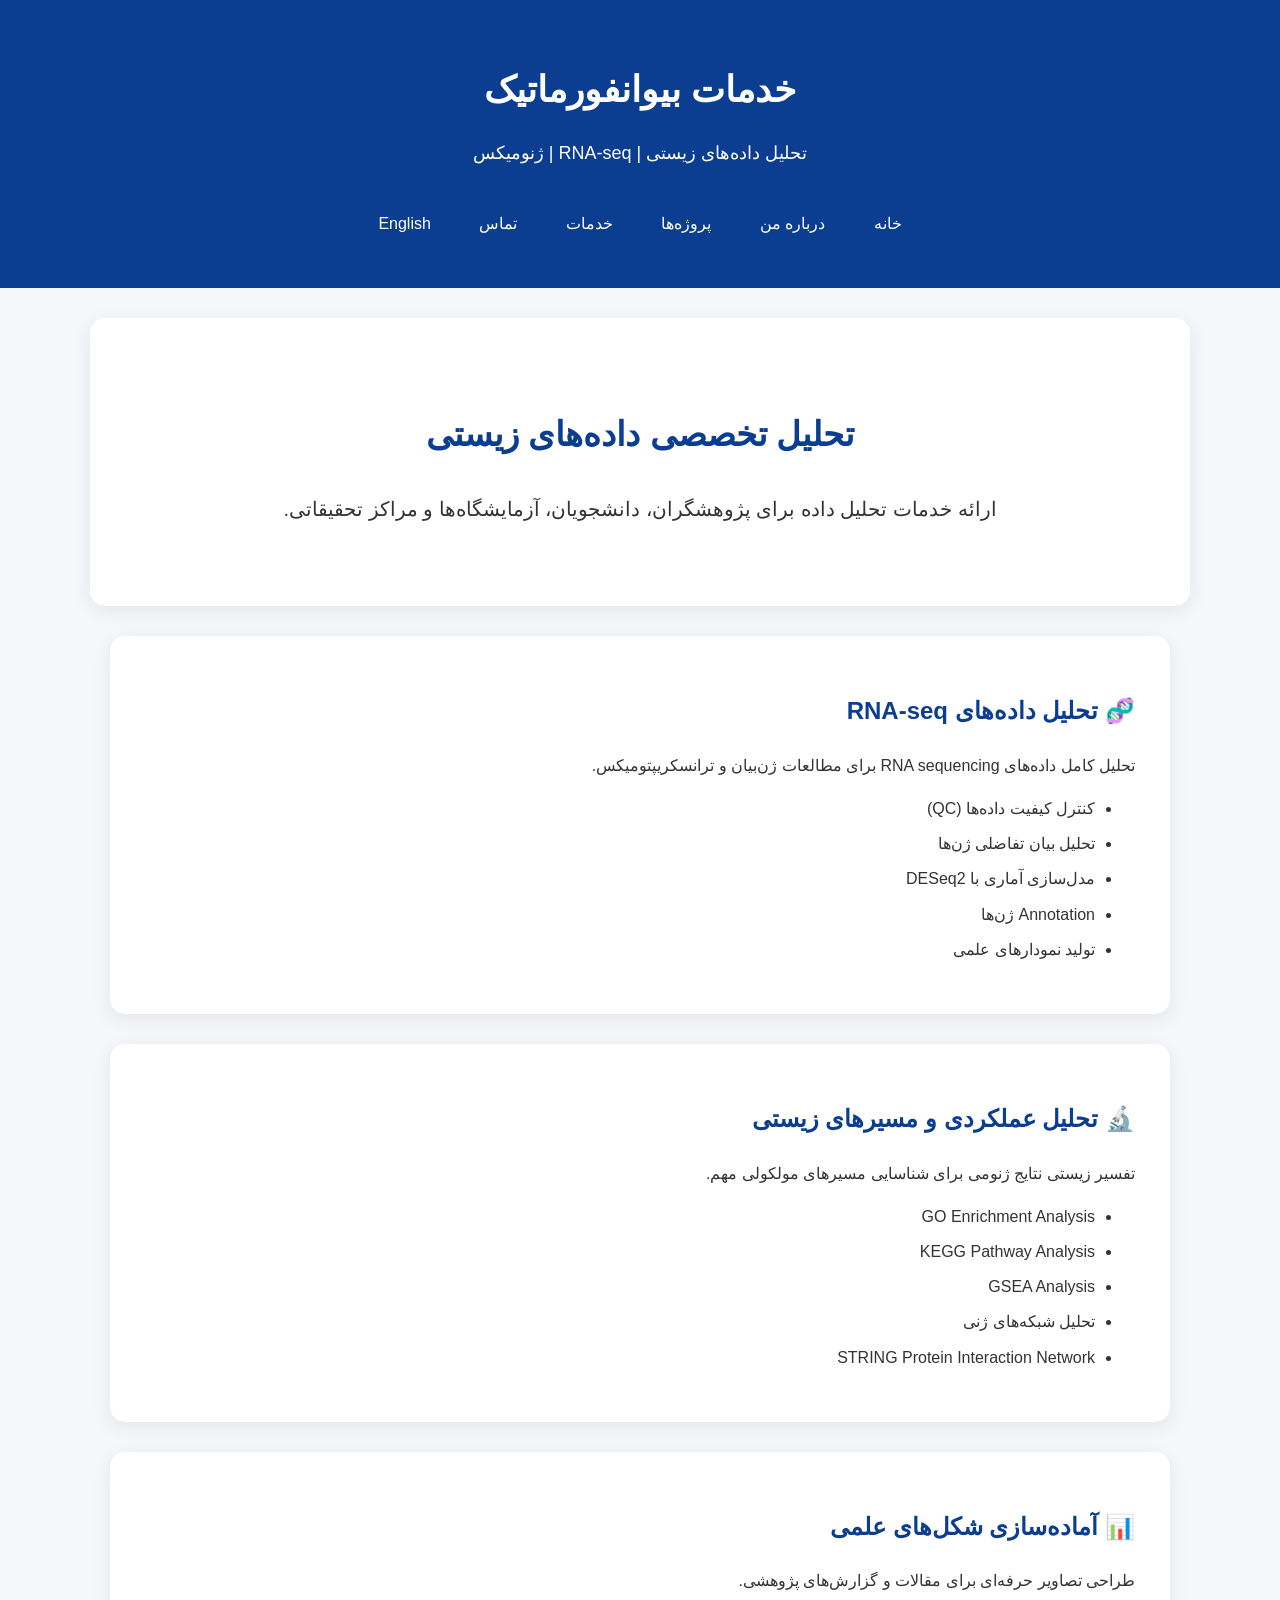
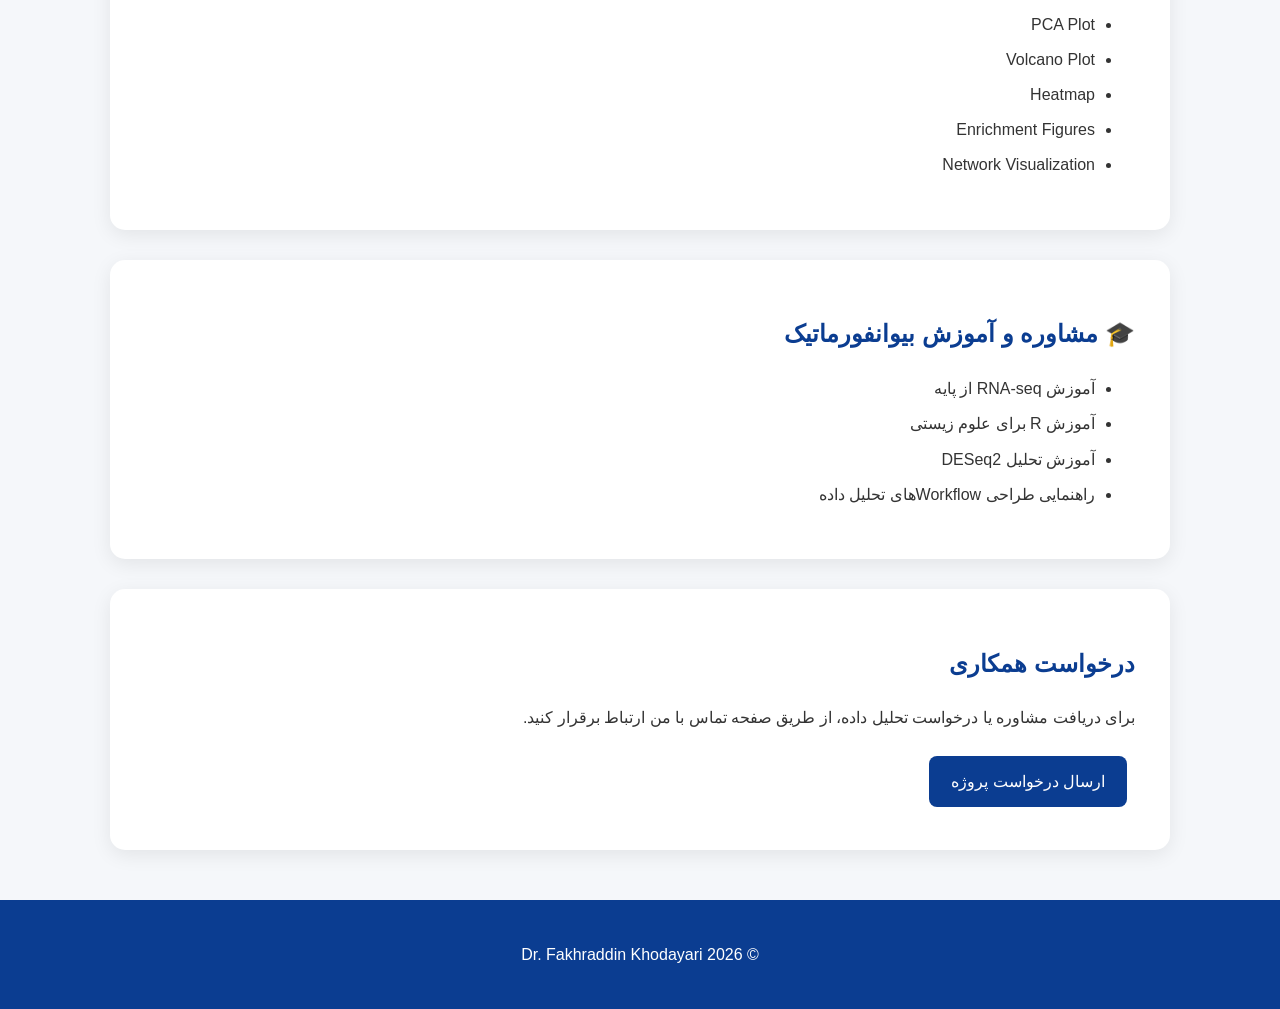
<file: fa/services.html>
<!DOCTYPE html>

<html lang="fa" dir="rtl">

<head>

<meta charset="UTF-8">

<meta name="viewport" content="width=device-width, initial-scale=1.0">


<title>
خدمات بیوانفورماتیک | تحلیل RNA-seq و ژنومیکس
</title>


<meta name="description" content="
ارائه خدمات تخصصی بیوانفورماتیک شامل تحلیل RNA-seq،
ژنومیکس، ترانسکریپتومیکس، DESeq2، GO، KEGG و تحلیل داده‌های زیستی.
">


<meta name="keywords" content="
خدمات بیوانفورماتیک،
تحلیل RNA-seq،
تحلیل داده ژنومی،
ژنومیکس دام،
ترانسکریپتومیکس،
DESeq2
">


<link rel="stylesheet" href="../css/style-v2.css">


</head>



<body>



<header>


<h1>
خدمات بیوانفورماتیک
</h1>


<p>
تحلیل داده‌های زیستی | RNA-seq | ژنومیکس
</p>



<nav>

<a href="index.html">
خانه
</a>


<a href="about.html">
درباره من
</a>


<a href="projects.html">
پروژه‌ها
</a>


<a href="services.html">
خدمات
</a>


<a href="contact.html">
تماس
</a>


<a href="../index.html">
English
</a>


</nav>


</header>








<section class="hero">


<h2>
تحلیل تخصصی داده‌های زیستی
</h2>


<p>

ارائه خدمات تحلیل داده برای پژوهشگران،
دانشجویان، آزمایشگاه‌ها و مراکز تحقیقاتی.

</p>


</section>









<section>


<div class="project-card">


<h2>
🧬 تحلیل داده‌های RNA-seq
</h2>



<p>

تحلیل کامل داده‌های RNA sequencing برای مطالعات
ژن‌بیان و ترانسکریپتومیکس.

</p>



<ul>

<li>
کنترل کیفیت داده‌ها (QC)
</li>

<li>
تحلیل بیان تفاضلی ژن‌ها
</li>

<li>
مدل‌سازی آماری با DESeq2
</li>

<li>
Annotation ژن‌ها
</li>

<li>
تولید نمودارهای علمی
</li>

</ul>


</div>


</section>









<section>


<div class="project-card">


<h2>
🔬 تحلیل عملکردی و مسیرهای زیستی
</h2>



<p>

تفسیر زیستی نتایج ژنومی برای شناسایی
مسیرهای مولکولی مهم.

</p>



<ul>


<li>
GO Enrichment Analysis
</li>


<li>
KEGG Pathway Analysis
</li>


<li>
GSEA Analysis
</li>


<li>
تحلیل شبکه‌های ژنی
</li>


<li>
STRING Protein Interaction Network
</li>


</ul>


</div>


</section>









<section>


<div class="project-card">


<h2>
📊 آماده‌سازی شکل‌های علمی
</h2>



<p>

طراحی تصاویر حرفه‌ای برای مقالات و گزارش‌های پژوهشی.

</p>



<ul>

<li>
PCA Plot
</li>

<li>
Volcano Plot
</li>

<li>
Heatmap
</li>

<li>
Enrichment Figures
</li>

<li>
Network Visualization
</li>


</ul>


</div>


</section>









<section>


<div class="project-card">


<h2>
🎓 مشاوره و آموزش بیوانفورماتیک
</h2>



<ul>


<li>
آموزش RNA-seq از پایه
</li>


<li>
آموزش R برای علوم زیستی
</li>


<li>
آموزش تحلیل DESeq2
</li>


<li>
راهنمایی طراحی Workflowهای تحلیل داده
</li>


</ul>


</div>


</section>









<section>


<div class="project-card">


<h2>
درخواست همکاری
</h2>



<p>

برای دریافت مشاوره یا درخواست تحلیل داده،
از طریق صفحه تماس با من ارتباط برقرار کنید.

</p>



<a class="btn" href="contact.html">

ارسال درخواست پروژه

</a>


</div>


</section>









<footer>


<p>
© 2026 Dr. Fakhraddin Khodayari
</p>


</footer>



</body>

</html>
</file>
<file: css/style-v2.css>
/* =====================================
   Dr. Fakhraddin Khodayari Website
   Professional Academic Style v2
===================================== */


*{
    box-sizing:border-box;
}


body{

    margin:0;

    font-family:
    Arial, Helvetica, sans-serif;

    background:#f5f7fa;

    color:#333;

    line-height:1.7;

}



/* ================= HEADER ================= */


header{

    background:#0b3d91;

    color:white;

    padding:35px 20px;

    text-align:center;

}


header h1{

    font-size:36px;

    margin-bottom:10px;

}


header p{

    font-size:18px;

}



/* ================= NAVIGATION ================= */


nav{

    margin-top:25px;

}


nav a{

    color:white;

    text-decoration:none;

    margin:8px;

    padding:8px 14px;

    border-radius:6px;

    display:inline-block;

}


nav a:hover{

    background:white;

    color:#0b3d91;

}



/* ================= PROFILE IMAGE ================= */


.profile-image{

    text-align:center;

    margin-top:30px;

}


.profile-image img{

    width:180px;

    height:180px;

    border-radius:50%;

    object-fit:cover;

    border:5px solid white;

    box-shadow:
    0 5px 20px rgba(0,0,0,0.2);

}



/* ================= HERO SECTION ================= */


.hero{

    background:white;

    padding:60px 20px;

    text-align:center;

    margin:30px auto;

    max-width:1100px;

    border-radius:15px;

    box-shadow:
    0 5px 20px rgba(0,0,0,0.08);

}


.hero h2{

    font-size:34px;

    color:#0b3d91;

}


.hero p{

    font-size:20px;

}



/* ================= CONTENT ================= */


section{

    max-width:1100px;

    margin:30px auto;

    padding:0 20px;

}




.project-card{

    background:white;

    padding:35px;

    border-radius:15px;

    box-shadow:
    0 5px 20px rgba(0,0,0,0.08);

    margin-bottom:30px;

}



.project-card h2{

    color:#0b3d91;

}



.project-card h3{

    color:#146c94;

}



/* ================= BUTTON ================= */


.btn{

    display:inline-block;

    background:#0b3d91;

    color:white;

    padding:12px 22px;

    border-radius:8px;

    text-decoration:none;

    margin:8px;

    transition:0.3s;

}



.btn:hover{

    background:#146c94;

}



/* ================= FORMS ================= */


input,
textarea,
select{


    width:100%;

    padding:14px;

    border:1px solid #ccc;

    border-radius:8px;

    font-size:16px;

}



button{

    border:none;

    cursor:pointer;

}



/* ================= LISTS ================= */


ul{

    padding-left:25px;

}


li{

    margin-bottom:8px;

}



/* ================= FOOTER ================= */


footer{

    background:#0b3d91;

    color:white;

    text-align:center;

    padding:25px;

    margin-top:50px;

}



/* ================= MOBILE ================= */


@media(max-width:700px){


header h1{

    font-size:28px;

}


.hero h2{

    font-size:25px;

}


.hero p{

    font-size:17px;

}



nav a{

    display:block;

    margin:10px;

}



.project-card{

    padding:20px;

}



.profile-image img{

    width:140px;

    height:140px;

}


}
/* ===============================
   Academic Highlights Cards
================================ */


.highlights-grid{

    display:grid;
    
    grid-template-columns:repeat(auto-fit,minmax(220px,1fr));
    
    gap:20px;
    
    margin-top:30px;
    
    }
    
    
    
    .highlight-card{
    
    background:#f8fafc;
    
    padding:25px;
    
    border-radius:12px;
    
    border-left:5px solid #0b3d91;
    
    transition:0.3s;
    
    }
    
    
    
    .highlight-card:hover{
    
    transform:translateY(-5px);
    
    box-shadow:
    0 8px 20px rgba(0,0,0,0.12);
    
    }
    
    
    
    .highlight-card h3{
    
    color:#0b3d91;
    
    font-size:20px;
    
    }
    
    
    
    .highlight-card p{
    
    font-size:15px;
    
    }
    /* ===============================
   Research Metrics
================================ */


.metrics-grid{

    display:grid;
    
    grid-template-columns:repeat(auto-fit,minmax(180px,1fr));
    
    gap:20px;
    
    margin-top:30px;
    
    }
    
    
    
    .metric-card{
    
    background:white;
    
    text-align:center;
    
    padding:25px;
    
    border-radius:15px;
    
    box-shadow:
    0 5px 15px rgba(0,0,0,0.08);
    
    border-top:4px solid #146c94;
    
    transition:0.3s;
    
    }
    
    
    
    .metric-card:hover{
    
    transform:translateY(-5px);
    
    }
    
    
    
    .metric-card h3{
    
    font-size:32px;
    
    color:#0b3d91;
    
    margin:0;
    
    }
    
    
    
    .metric-card p{
    
    font-size:15px;
    
    }
   /* ===============================
   Research Project Section
================================ */


.research-project{

    display:flex;
    
    gap:30px;
    
    align-items:center;
    
    }
    
    
    
    .project-image{
    
    flex:1;
    
    }
    
    
    
    .project-image img{
    
    width:100%;
    
    border-radius:15px;
    
    box-shadow:
    0 5px 20px rgba(0,0,0,0.15);
    
    }
    
    
    
    .project-content{
    
    flex:2;
    
    }
    
    
    
    .project-content h3{
    
    color:#0b3d91;
    
    font-size:26px;
    
    }
    
    
    
    .project-content ul{
    
    margin-top:20px;
    
    }
    
    
    
    @media(max-width:800px){
    
    
    .research-project{
    
    flex-direction:column;
    
    }
    
    
    }
     
/* ============================= */
/* Publications Page */
/* ============================= */


.publication-card{

    background:white;
    
    padding:25px;
    
    margin:20px 0;
    
    border-radius:15px;
    
    box-shadow:0 5px 20px rgba(0,0,0,0.08);
    
    border-left:5px solid #0b3d91;
    
    transition:0.3s;
    
    }
    
    
    
    .publication-card:hover{
    
    transform:translateY(-5px);
    
    box-shadow:0 10px 30px rgba(0,0,0,0.15);
    
    }
    
    
    
    .publication-card h3{
    
    color:#0b3d91;
    
    font-size:20px;
    
    line-height:1.5;
    
    }
    
    
    
    .publication-card p{
    
    font-size:16px;
    
    color:#555;
    
    }
    
    
    
    
    /* ============================= */
    /* Research Project Section */
    /* ============================= */
    
    
    .research-project{
    
    display:flex;
    
    gap:35px;
    
    align-items:center;
    
    flex-wrap:wrap;
    
    }
    
    
    
    .project-image{
    
    flex:1;
    
    text-align:center;
    
    }
    
    
    
    .project-image img{
    
    max-width:100%;
    
    border-radius:15px;
    
    box-shadow:0 5px 20px rgba(0,0,0,0.15);
    
    }
    
    
    
    .project-content{
    
    flex:2;
    
    }
    
    
    
    
    /* ============================= */
    /* Highlight Cards */
    /* ============================= */
    
    
    .highlights-grid{
    
    display:grid;
    
    grid-template-columns:repeat(auto-fit,minmax(220px,1fr));
    
    gap:20px;
    
    }
    
    
    
    .highlight-card{
    
    background:#f8fafc;
    
    padding:20px;
    
    border-radius:12px;
    
    box-shadow:0 3px 12px rgba(0,0,0,0.08);
    
    }
    
    
    
    .highlight-card h3{
    
    color:#0b3d91;
    
    }
    
    
    
    
    /* ============================= */
    /* Metrics */
    /* ============================= */
    
    
    .metrics-grid{
    
    display:grid;
    
    grid-template-columns:repeat(auto-fit,minmax(160px,1fr));
    
    gap:20px;
    
    }
    
    
    
    .metric-card{
    
    background:#f8fafc;
    
    padding:20px;
    
    text-align:center;
    
    border-radius:12px;
    
    }
    
    
    
    .metric-card h3{
    
    font-size:30px;
    
    color:#0b3d91;
    
    margin:0;
    
    }
    
    
    
    /* ============================= */
    /* Mobile Optimization */
    /* ============================= */
    
    
    @media(max-width:700px){
    
    
    .research-project{
    
    flex-direction:column;
    
    }
    
    
    .project-image img{
    
    width:100%;
    
    }
    
    
    
    .publication-card{
    
    padding:18px;
    
    }
    
    
    }
</file>
<file: css/style.css>
body {

    font-family: Arial, sans-serif;

    margin: 0;

    background: #f5f7fb;

    color: #222;

}


/* Header */

header {

    background: #0b3d91;

    color: white;

    text-align: center;

    padding: 40px 20px;

}


header h1 {

    font-size: 36px;

    margin-bottom: 10px;

}


header p {

    font-size: 20px;

}


/* Navigation */

nav {

    margin-top: 25px;

}


nav a {

    color: white;

    text-decoration: none;

    margin: 0 15px;

    font-size: 18px;

}


nav a:hover {

    text-decoration: underline;

}


/* Sections */

section {

    max-width: 1000px;

    margin: auto;

    padding: 40px;

}


section h2 {

    color: #0b3d91;

}


/* Project Card */

.project-card {

    background: white;

    padding: 30px;

    border-radius: 15px;

    box-shadow: 0 5px 15px rgba(0,0,0,0.15);

}


.project-card h2,
.project-card h3 {

    color: #0b3d91;

}


.project-card p {

    font-size: 18px;

    line-height: 1.7;

}


.project-card li {

    margin: 10px;

    font-size: 17px;

}


/* Project Images */

.project-image {

    display: block;

    width: 80%;

    max-width: 700px;

    height: auto;

    margin: 25px auto;

    border-radius: 12px;

    box-shadow: 0 4px 12px rgba(0,0,0,0.20);

    object-fit: contain;

}


/* Button */

.btn {

    display: inline-block;

    background: #0b3d91;

    color: white;

    padding: 12px 25px;

    text-decoration: none;

    border-radius: 6px;

    margin-top: 20px;

}


.btn:hover {

    background: #1b5fc9;

}


/* Footer */

footer {

    background: #0b3d91;

    color: white;

    text-align: center;

    padding: 20px;

    margin-top: 40px;

}
</file>
